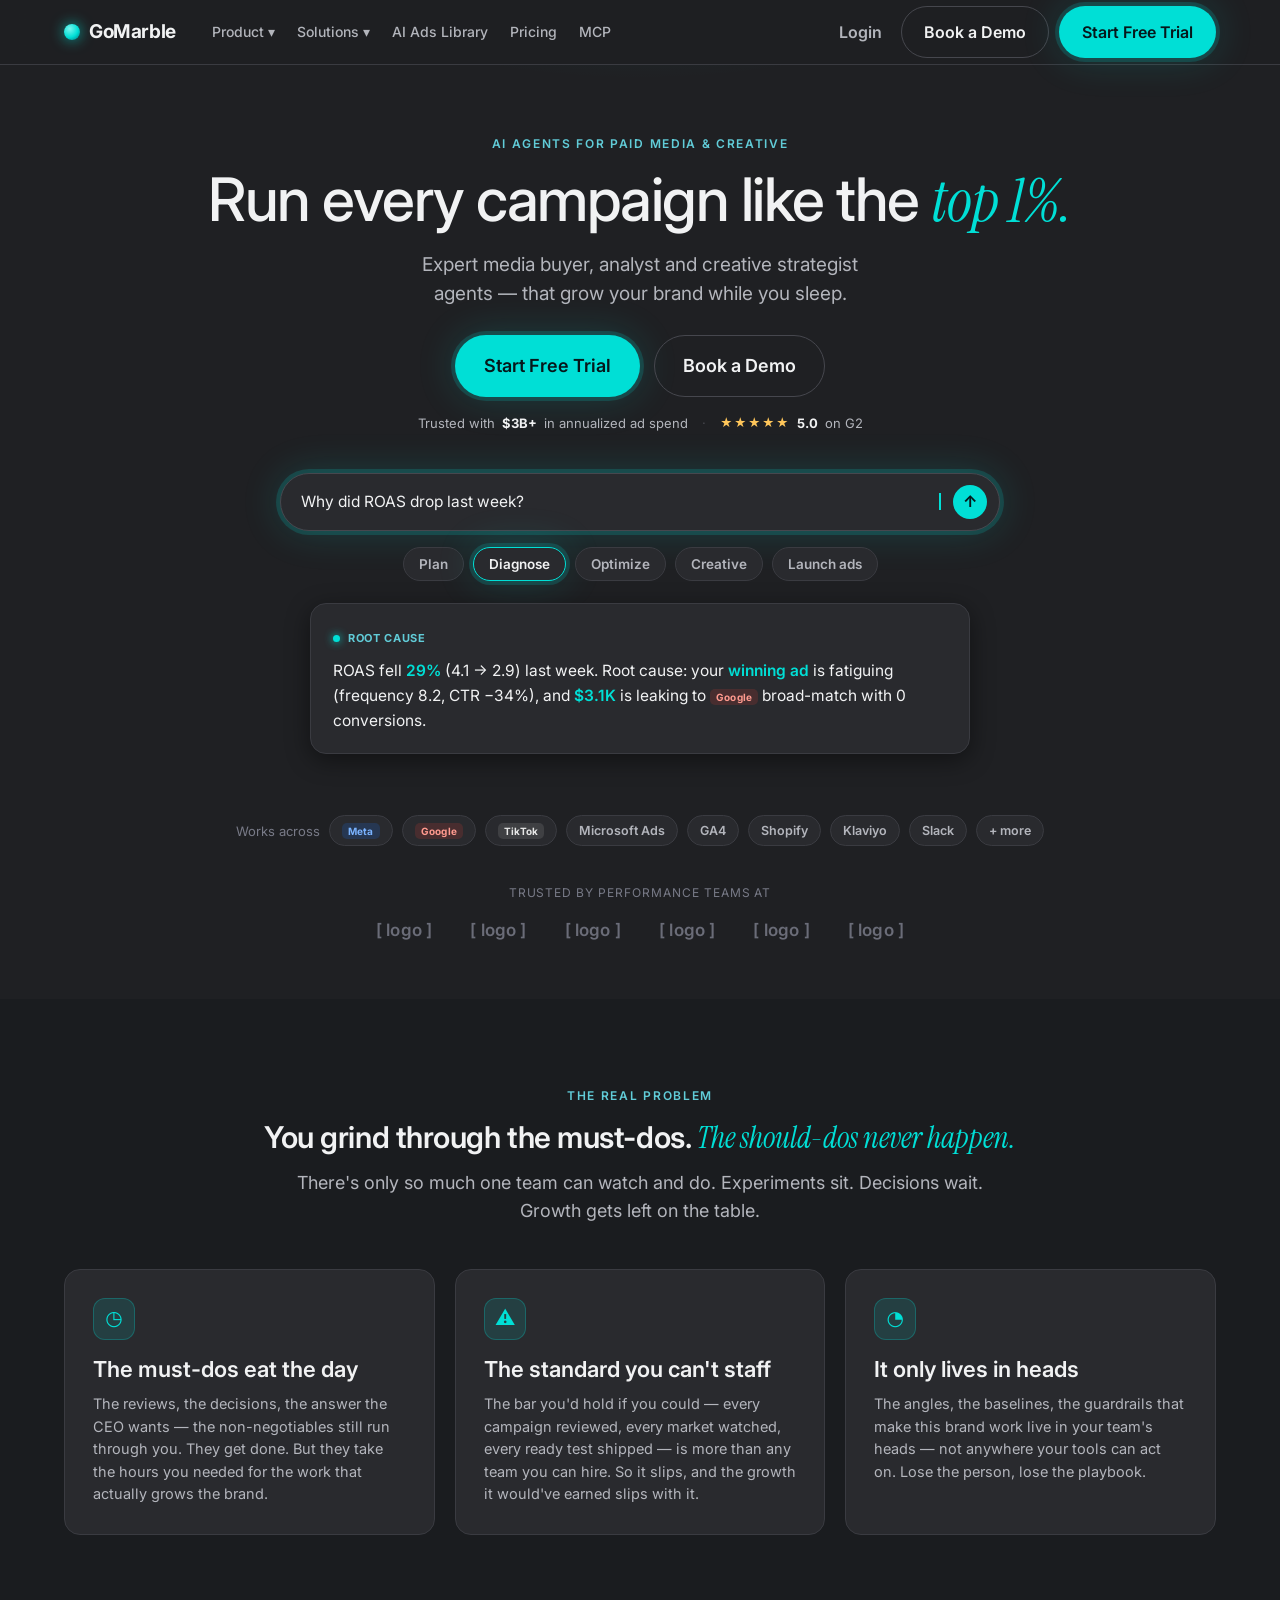
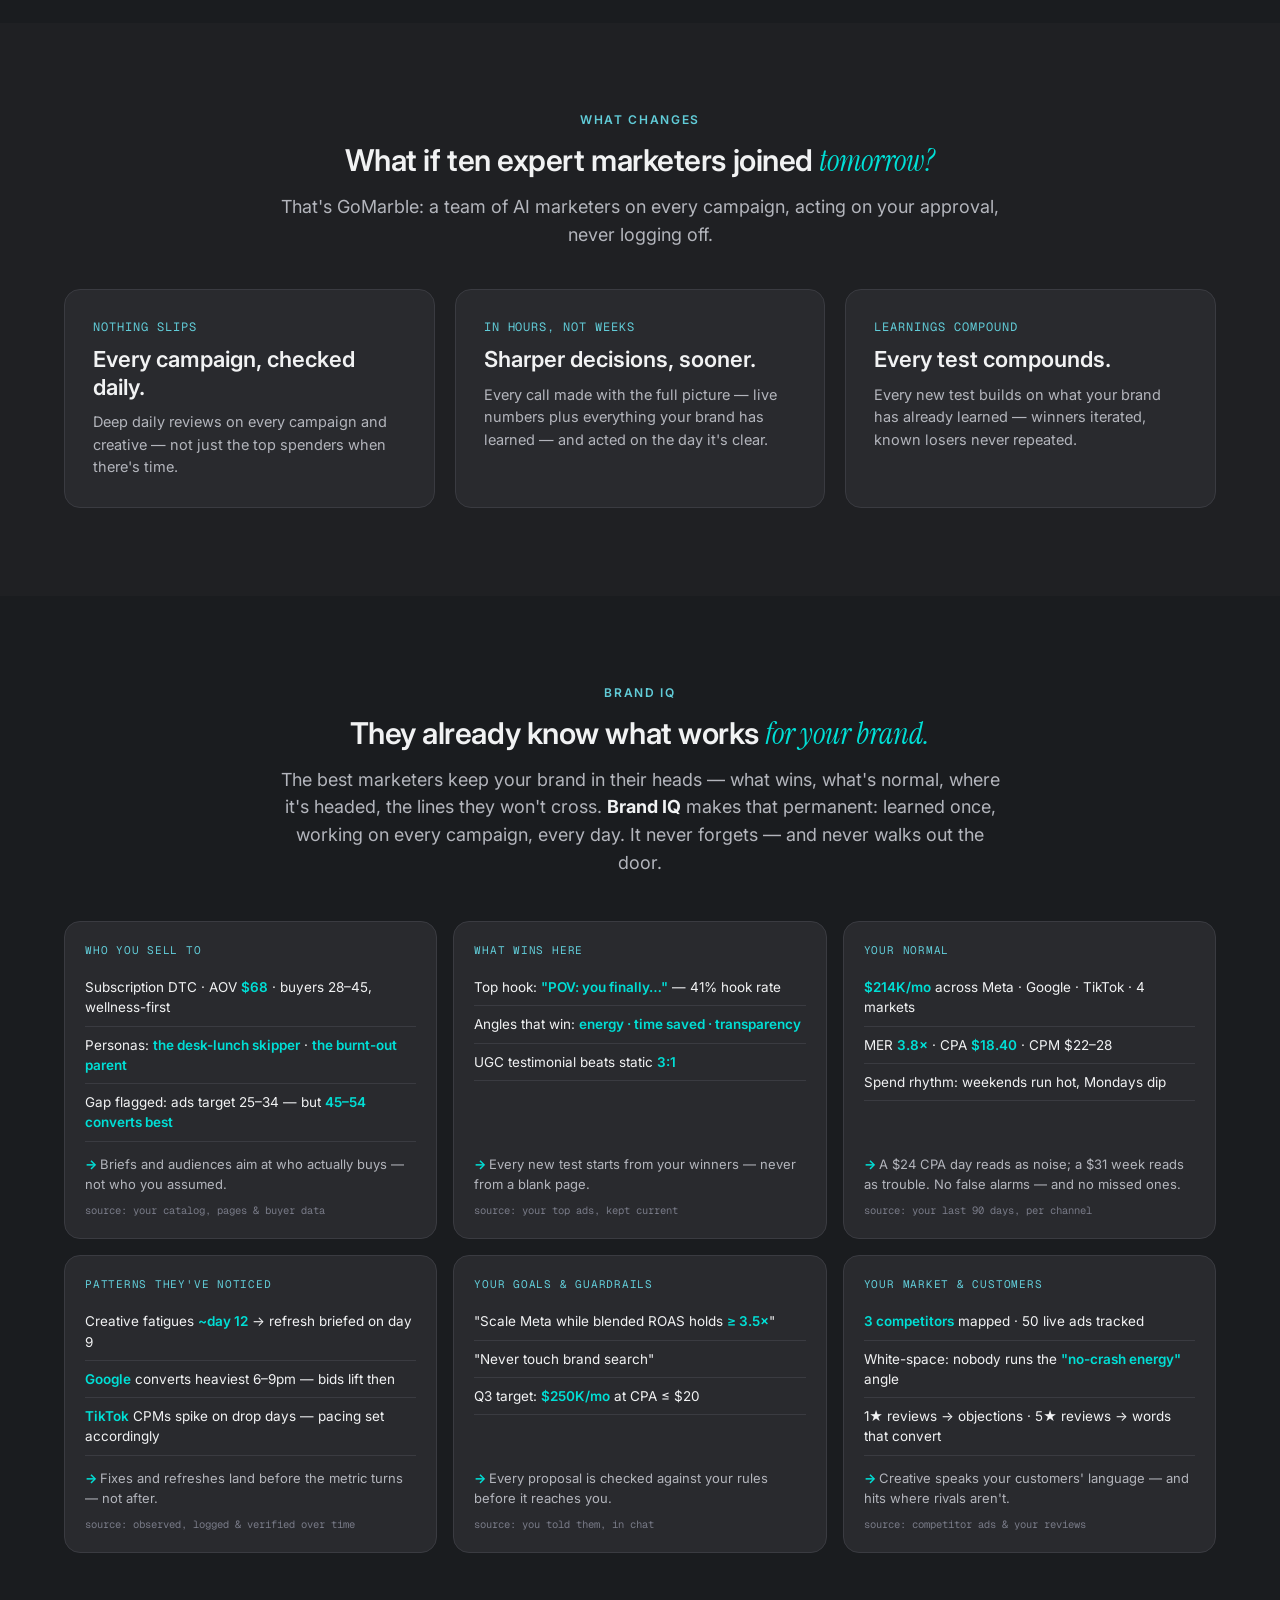
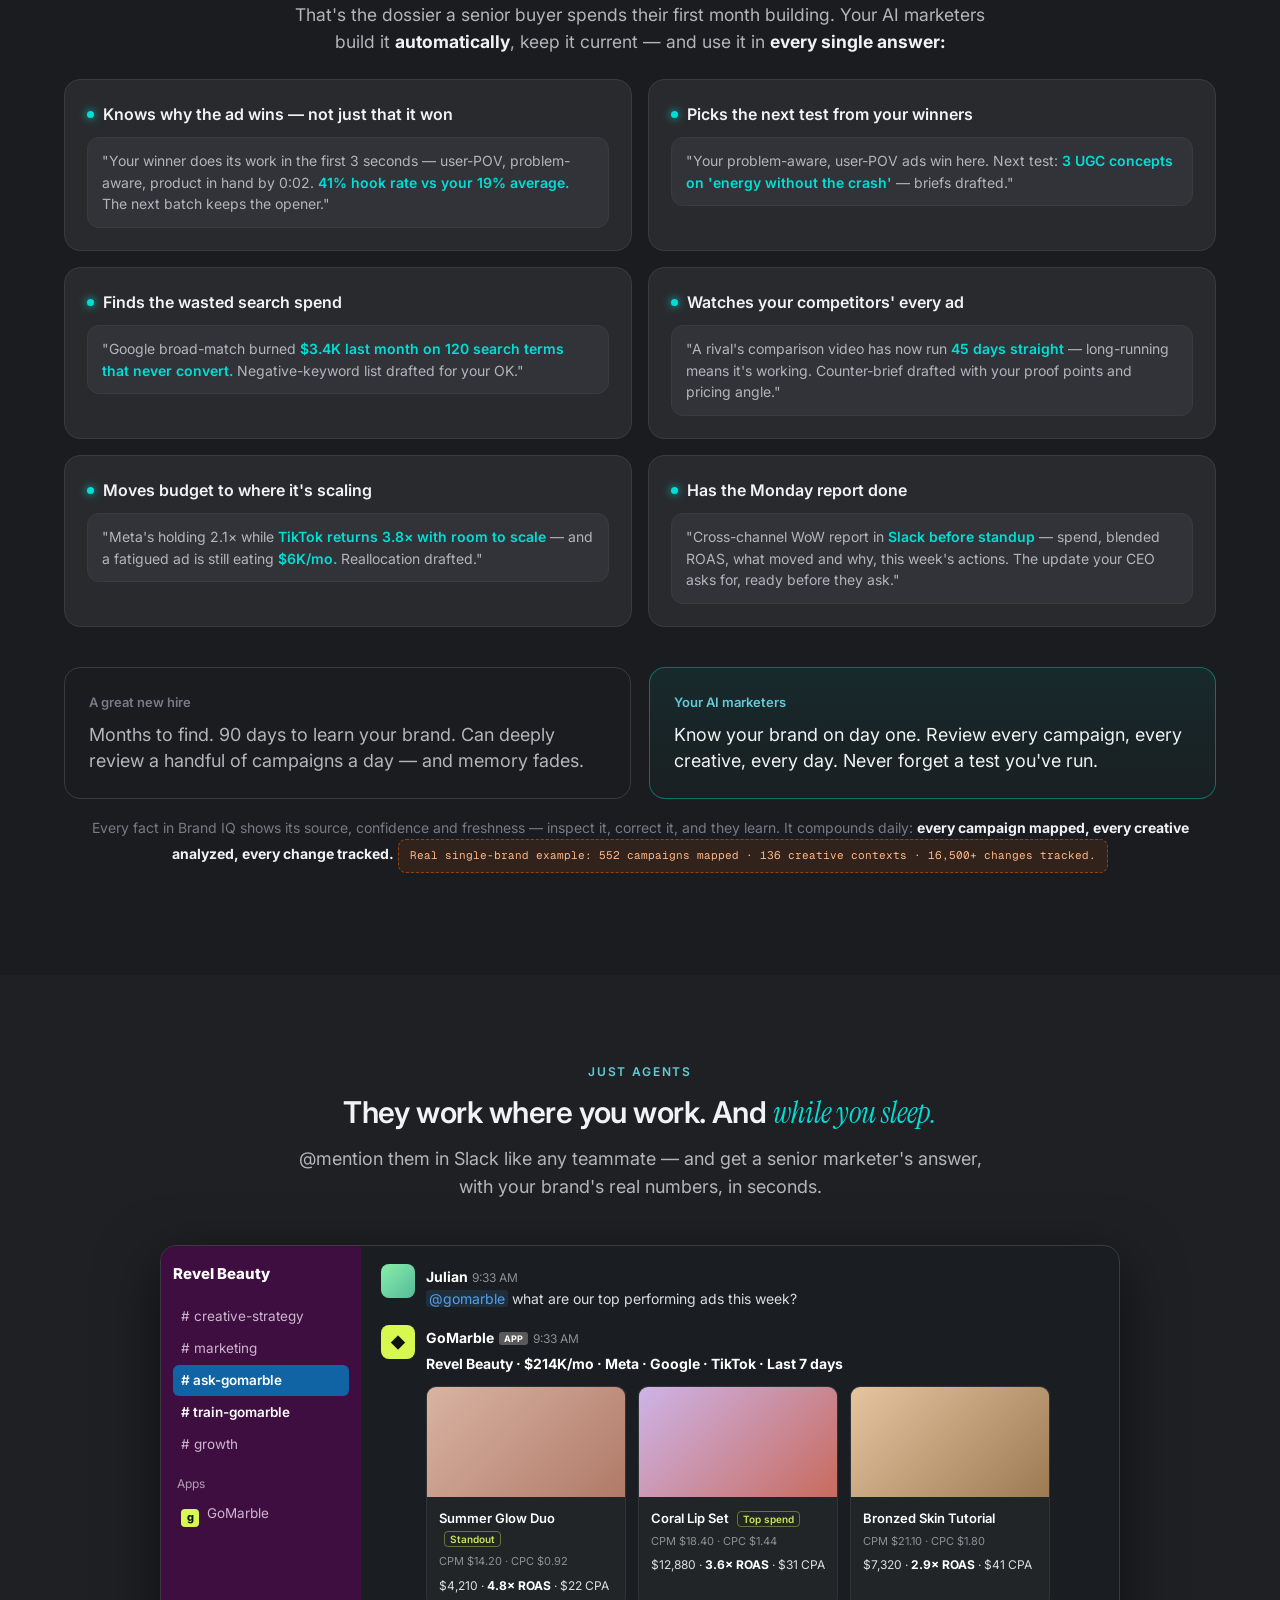
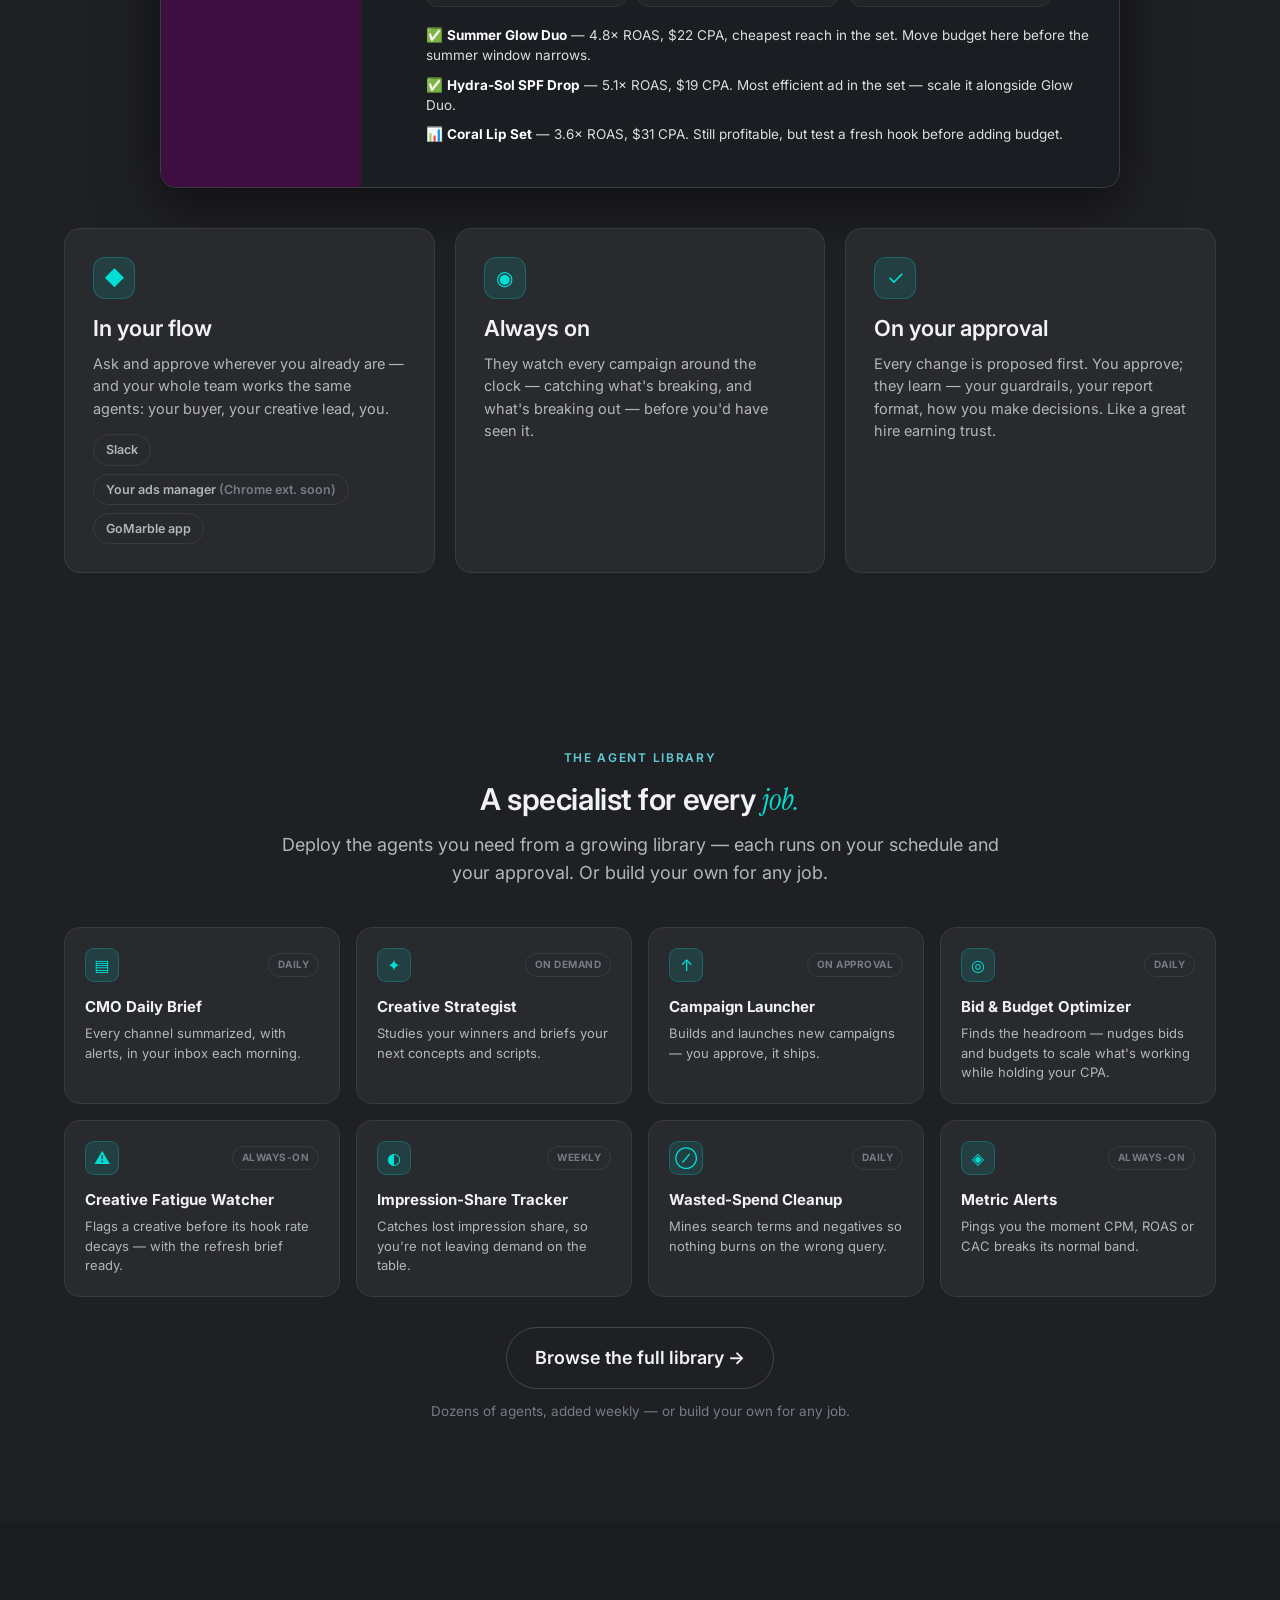
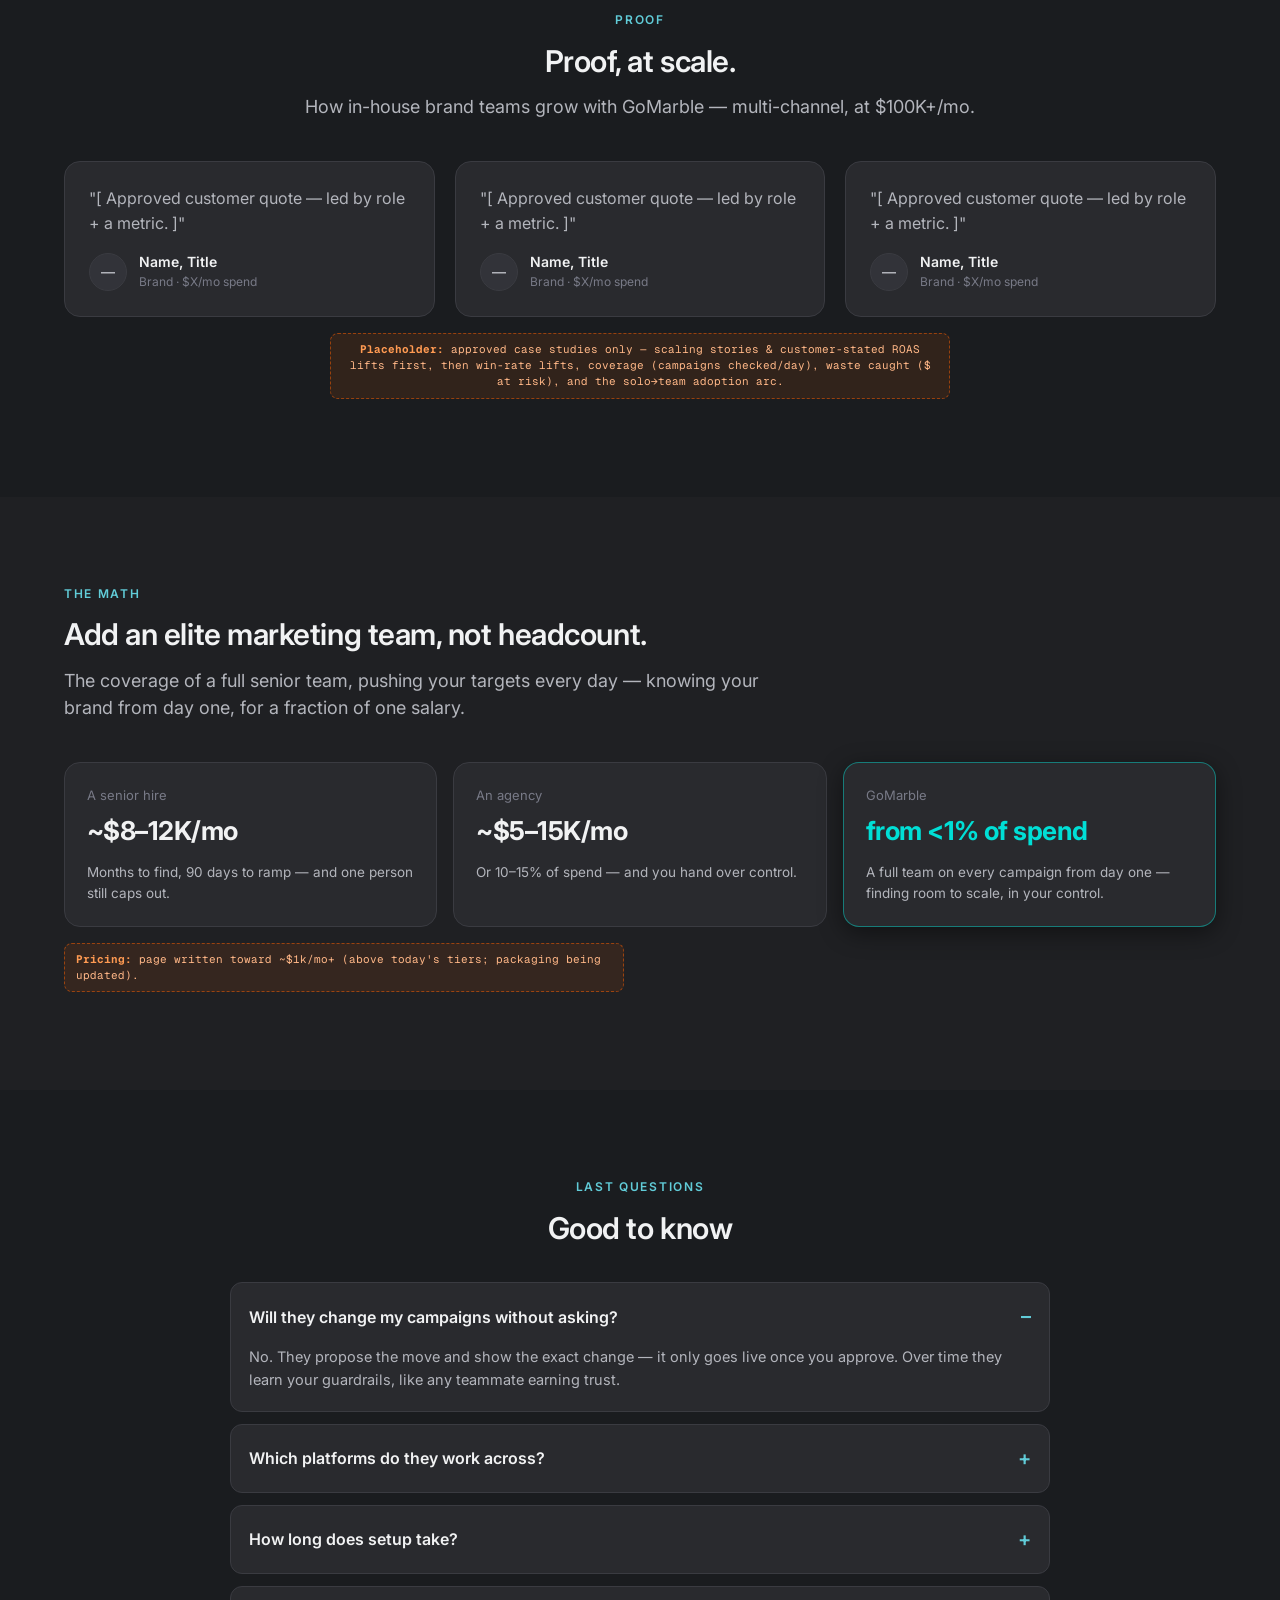
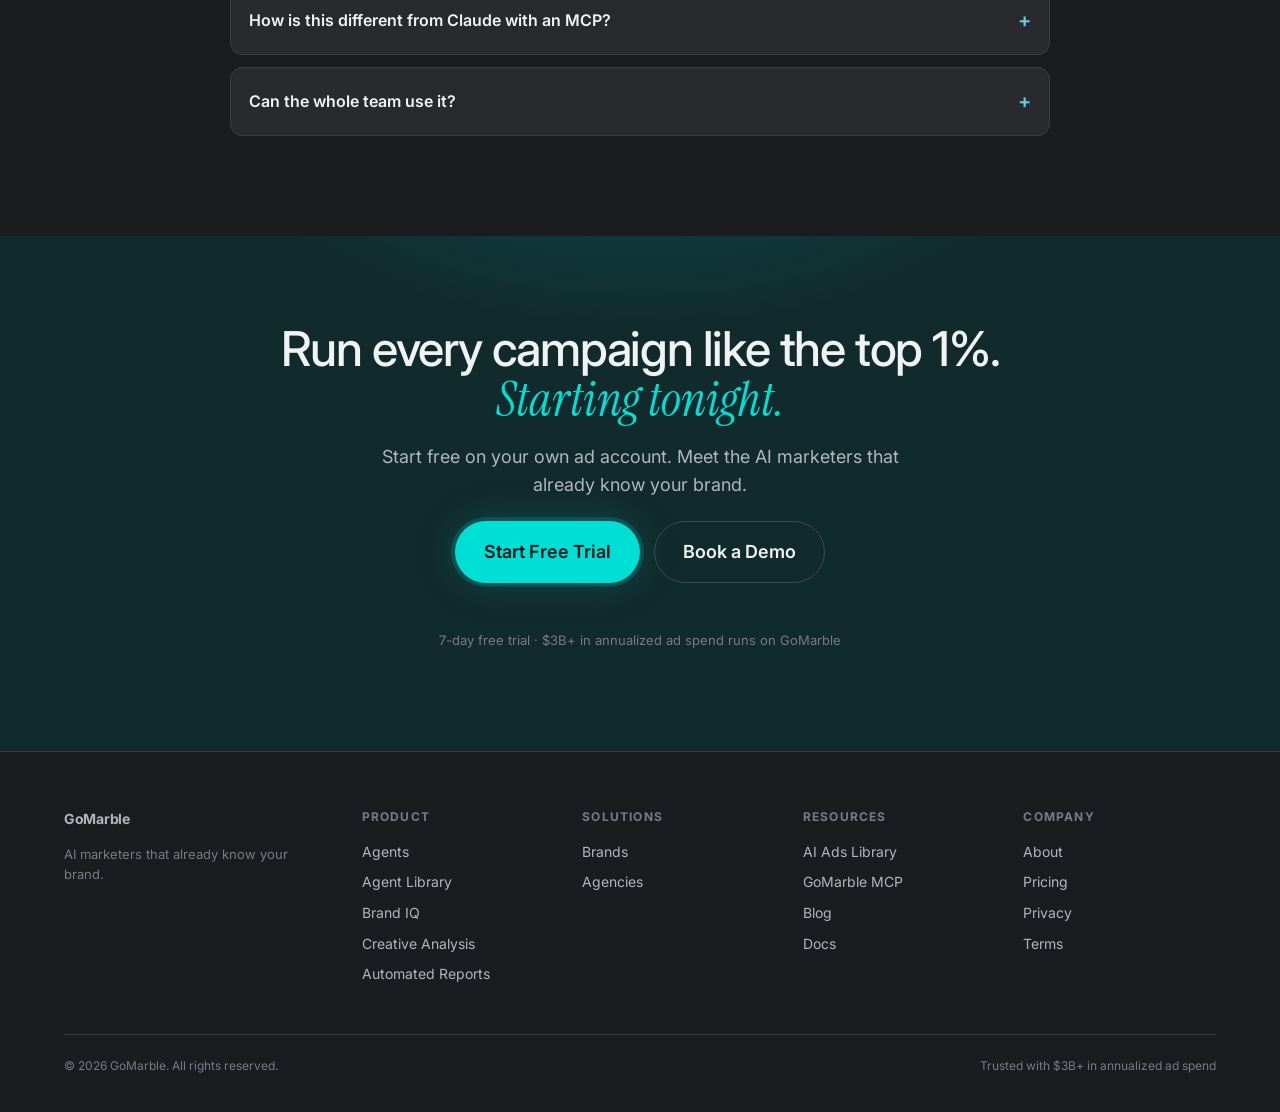
<file: homepage/index.html>
<!DOCTYPE html>
<html lang="en">
<head>
<meta charset="utf-8">
<meta name="viewport" content="width=device-width, initial-scale=1">
<title>GoMarble — Homepage v3 (Run every campaign like the top 1%)</title>
<style>
/* shared theme inlined for self-contained hosting */
/* ============================================================================
   GoMarble Marketing Mockups — Shared Dark Theme
   Reference styling for Framer changes. Dark canvas built from the CANONICAL
   design-system dark ramp (design/design-system/project/colors_and_type.css,
   :root.dark overrides). Teal is the secondary brand accent; marble cyan is the
   bright accent / glow. Inter everywhere + Instrument Serif italic accent word.
   These are MOCKUPS — the goal is to communicate copy, structure, hierarchy,
   proof and CTA logic, on-brand. Not production code.
   ============================================================================ */

@import url('https://fonts.googleapis.com/css2?family=Inter:ital,opsz,wght@0,14..32,300..800;1,14..32,400..600&family=Geist+Mono:wght@400;500&family=Instrument+Serif:ital@0;1&display=swap');

:root {
  /* ---- Brand ---- */
  --gm-marble-cyan:     #00DFD6;
  --gm-marble-cyan-200: #B9F9FF;
  --gm-teal:            #006E78;
  --gm-teal-deep:       #005F69;
  --gm-teal-800:        #57B6C2;

  /* ---- Canonical dark ramp (from colors_and_type.css :root.dark) ---- */
  --gm-dark-bg:    #1F2023;   /* page background           */
  --gm-dark-300:   #292A2E;   /* cards / surfaces          */
  --gm-dark-400:   #323339;   /* quiet fills / raised      */
  --gm-dark-500:   #3A3B41;   /* borders                   */
  --gm-dark-600:   #46474E;   /* strong borders            */

  /* A slightly deeper, teal-tinted canvas for marketing hero bands.
     Stays in-system (cyan/teal) but reads richer than flat charcoal. */
  --gm-band:       #1A1C1F;
  --gm-band-teal:  #112A2C;   /* teal-washed band for accent sections */

  /* ---- Themed roles (dark) ---- */
  --gm-bg:            var(--gm-dark-bg);
  --gm-surface:       var(--gm-dark-300);
  --gm-surface-quiet: var(--gm-dark-400);
  --gm-border:        var(--gm-dark-500);
  --gm-border-strong: var(--gm-dark-600);
  --gm-text:          #F1F2F3;
  --gm-text-muted:    #B3B5BC;
  --gm-text-faint:    #787A87;
  --gm-accent:        var(--gm-marble-cyan);
  --gm-accent-text:   #61CCD8;
  --gm-on-accent:     #06181B;   /* dark text on cyan button */

  /* ---- Type ---- */
  --gm-font-sans:  'Inter', system-ui, -apple-system, 'Segoe UI', sans-serif;
  --gm-font-serif: 'Instrument Serif', Georgia, 'Times New Roman', serif;
  --gm-font-mono:  'Geist Mono', ui-monospace, 'SF Mono', Menlo, monospace;

  --gm-text-display: 56px;
  --gm-text-h1: 40px;
  --gm-text-h2: 30px;
  --gm-text-h3: 22px;
  --gm-text-lg: 18px;
  --gm-text-base: 16px;
  --gm-text-sm: 14px;
  --gm-text-xs: 12px;

  /* ---- Shape & depth ---- */
  --gm-radius-sm: 8px;
  --gm-radius-md: 12px;
  --gm-radius-lg: 16px;
  --gm-radius-xl: 24px;
  --gm-radius-pill: 999px;

  --gm-shadow-md: 0 6px 24px rgba(0,0,0,0.45);
  --gm-shadow-lg: 0 18px 60px rgba(0,0,0,0.55);
  --gm-glow-cyan: 0 0 0 4px rgba(0,223,214,0.16), 0 0 40px rgba(0,223,214,0.18);

  --gm-maxw: 1200px;
}

* { box-sizing: border-box; }
html { scroll-behavior: smooth; }
body {
  margin: 0;
  background: var(--gm-bg);
  color: var(--gm-text);
  font-family: var(--gm-font-sans);
  font-size: var(--gm-text-base);
  line-height: 1.55;
  -webkit-font-smoothing: antialiased;
}

/* subtle teal radial glow used behind hero / accent bands */
.gm-glow-bg { position: relative; overflow: hidden; }
.gm-glow-bg::before {
  content: "";
  position: absolute; inset: -20% 10% auto 10%;
  height: 480px;
  background: radial-gradient(60% 60% at 50% 0%, rgba(0,223,214,0.16), transparent 70%);
  pointer-events: none;
}

/* ---- Layout ---- */
.gm-wrap { max-width: var(--gm-maxw); margin: 0 auto; padding: 0 24px; }
.gm-section { padding: 88px 0; }
.gm-section--tight { padding: 56px 0; }
.gm-band { background: var(--gm-band); }
.gm-band-teal { background: var(--gm-band-teal); }
.gm-center { text-align: center; }
.gm-eyebrow {
  font-size: var(--gm-text-xs); font-weight: 600; letter-spacing: 0.14em;
  text-transform: uppercase; color: var(--gm-accent-text);
  margin: 0 0 14px;
}

/* ---- Type helpers ---- */
.gm-display {
  font-family: var(--gm-font-sans); font-weight: 500;
  font-size: var(--gm-text-display); line-height: 1.04; letter-spacing: -0.025em;
  margin: 0;
}
.gm-display em, .gm-serif {
  font-family: var(--gm-font-serif); font-style: italic; font-weight: 400;
  letter-spacing: 0; color: var(--gm-marble-cyan);
}
.gm-h1 { font-size: var(--gm-text-h1); font-weight: 600; line-height: 1.12; letter-spacing: -0.02em; margin: 0; }
.gm-h2 { font-size: var(--gm-text-h2); font-weight: 600; line-height: 1.18; letter-spacing: -0.015em; margin: 0; }
.gm-h3 { font-size: var(--gm-text-h3); font-weight: 600; line-height: 1.25; margin: 0; }
.gm-lead { font-size: var(--gm-text-lg); color: var(--gm-text-muted); line-height: 1.55; margin: 0; }
.gm-muted { color: var(--gm-text-muted); }
.gm-faint { color: var(--gm-text-faint); }

/* ---- Buttons (canonical CTA ladder) ---- */
.gm-btn {
  display: inline-flex; align-items: center; gap: 8px;
  font-family: var(--gm-font-sans); font-size: var(--gm-text-base); font-weight: 600;
  padding: 13px 22px; border-radius: var(--gm-radius-pill);
  border: 1px solid transparent; cursor: pointer; text-decoration: none;
  transition: transform .15s ease, filter .15s ease, background .15s ease, border-color .15s ease;
  white-space: nowrap;
}
.gm-btn:hover { transform: translateY(-1px); }
.gm-btn--primary { background: var(--gm-marble-cyan); color: var(--gm-on-accent); box-shadow: var(--gm-glow-cyan); }
.gm-btn--primary:hover { filter: brightness(1.06); }
.gm-btn--secondary { background: transparent; color: var(--gm-text); border-color: var(--gm-border-strong); }
.gm-btn--secondary:hover { border-color: var(--gm-marble-cyan); color: var(--gm-marble-cyan); }
.gm-btn--ghost { background: transparent; color: var(--gm-text-muted); padding: 13px 8px; }
.gm-btn--ghost:hover { color: var(--gm-text); }
.gm-btn--lg { padding: 16px 28px; font-size: var(--gm-text-lg); }

/* ---- Pills / chips ---- */
.gm-pill {
  display: inline-flex; align-items: center; gap: 8px;
  font-size: var(--gm-text-xs); font-weight: 600;
  padding: 6px 13px; border-radius: var(--gm-radius-pill);
  background: var(--gm-surface-quiet); color: var(--gm-text-muted);
  border: 1px solid var(--gm-border);
}
.gm-pill .dot { width: 7px; height: 7px; border-radius: 50%; background: var(--gm-marble-cyan); box-shadow: 0 0 10px var(--gm-marble-cyan); }

/* ---- Cards ---- */
.gm-card {
  background: var(--gm-surface); border: 1px solid var(--gm-border);
  border-radius: var(--gm-radius-lg); padding: 28px;
  transition: border-color .18s ease, transform .18s ease, box-shadow .18s ease;
}
.gm-card:hover { border-color: rgba(0,223,214,0.5); transform: translateY(-3px); box-shadow: var(--gm-shadow-md); }
.gm-card__icon {
  width: 42px; height: 42px; border-radius: var(--gm-radius-md);
  display: grid; place-items: center; margin-bottom: 16px;
  background: rgba(0,223,214,0.12); color: var(--gm-marble-cyan);
  border: 1px solid rgba(0,223,214,0.25); font-size: 20px;
}

/* ---- Nav ---- */
.gm-nav {
  position: sticky; top: 0; z-index: 40;
  background: rgba(31,32,35,0.82); backdrop-filter: blur(12px);
  border-bottom: 1px solid var(--gm-border);
}
.gm-nav__inner { display: flex; align-items: center; gap: 28px; height: 64px; }
.gm-nav__logo { font-weight: 700; font-size: 19px; letter-spacing: -0.02em; color: var(--gm-text); text-decoration: none; display: flex; align-items: center; gap: 9px; }
.gm-nav__logo .orb { width: 16px; height: 16px; border-radius: 50%; background: radial-gradient(circle at 35% 30%, #7af6ef, var(--gm-marble-cyan) 55%, var(--gm-teal)); box-shadow: 0 0 14px rgba(0,223,214,0.7); }
.gm-nav__links { display: flex; gap: 22px; align-items: center; margin-left: 8px; }
.gm-nav__links a { color: var(--gm-text-muted); text-decoration: none; font-size: var(--gm-text-sm); font-weight: 500; }
.gm-nav__links a:hover { color: var(--gm-text); }
.gm-nav__spacer { flex: 1; }
.gm-nav__cta { display: flex; gap: 10px; align-items: center; }

/* ---- Logo strip ---- */
.gm-logos { display: flex; flex-wrap: wrap; gap: 18px 38px; align-items: center; justify-content: center; }
.gm-logos span { color: var(--gm-text-faint); font-weight: 600; font-size: 17px; letter-spacing: 0.01em; opacity: 0.85; }

/* ---- Stat ---- */
.gm-stat__num { font-size: 40px; font-weight: 700; letter-spacing: -0.02em; color: var(--gm-marble-cyan); line-height: 1; }
.gm-stat__lbl { font-size: var(--gm-text-sm); color: var(--gm-text-muted); margin-top: 8px; }

/* ---- Grid helpers ---- */
.gm-grid { display: grid; gap: 20px; }
.gm-grid--2 { grid-template-columns: repeat(2, 1fr); }
.gm-grid--3 { grid-template-columns: repeat(3, 1fr); }
.gm-grid--4 { grid-template-columns: repeat(4, 1fr); }

/* ---- Steps (Diagnose → Decide → Execute → Launch) ---- */
.gm-steps { display: grid; grid-template-columns: repeat(4, 1fr); gap: 16px; counter-reset: step; }
.gm-step { position: relative; padding: 24px; background: var(--gm-surface); border: 1px solid var(--gm-border); border-radius: var(--gm-radius-lg); }
.gm-step__n { font-family: var(--gm-font-mono); font-size: var(--gm-text-xs); color: var(--gm-accent-text); letter-spacing: 0.1em; }
.gm-step__t { font-weight: 600; margin: 8px 0 6px; }

/* ---- Testimonial ---- */
.gm-quote { background: var(--gm-surface); border: 1px solid var(--gm-border); border-radius: var(--gm-radius-lg); padding: 24px; }
.gm-quote p { margin: 0 0 16px; font-size: var(--gm-text-base); line-height: 1.55; }
.gm-quote__who { display: flex; align-items: center; gap: 12px; }
.gm-quote__av { width: 38px; height: 38px; border-radius: 50%; background: var(--gm-surface-quiet); border: 1px solid var(--gm-border); display: grid; place-items: center; color: var(--gm-text-muted); font-weight: 600; font-size: 14px; }
.gm-quote__name { font-weight: 600; font-size: var(--gm-text-sm); }
.gm-quote__role { font-size: var(--gm-text-xs); color: var(--gm-text-faint); }
.gm-quote__metric { color: var(--gm-marble-cyan); font-weight: 600; }

/* ---- Footer ---- */
.gm-footer { background: var(--gm-band); border-top: 1px solid var(--gm-border); padding: 56px 0 36px; }
.gm-footer__cols { display: grid; grid-template-columns: 1.4fr repeat(4, 1fr); gap: 28px; }
.gm-footer h4 { font-size: var(--gm-text-xs); text-transform: uppercase; letter-spacing: 0.1em; color: var(--gm-text-faint); margin: 0 0 14px; }
.gm-footer a { display: block; color: var(--gm-text-muted); text-decoration: none; font-size: var(--gm-text-sm); margin-bottom: 9px; }
.gm-footer a:hover { color: var(--gm-text); }
.gm-footer__bottom { display: flex; justify-content: space-between; align-items: center; margin-top: 40px; padding-top: 22px; border-top: 1px solid var(--gm-border); color: var(--gm-text-faint); font-size: var(--gm-text-xs); }

/* ---- Annotations (mockup-only notes for the Framer team) ---- */
.gm-annot {
  font-family: var(--gm-font-mono); font-size: 11px; line-height: 1.45;
  background: rgba(255,97,0,0.10); border: 1px dashed rgba(255,97,0,0.5);
  color: #ffb787; border-radius: 8px; padding: 8px 11px; margin: 10px 0;
}
.gm-annot b { color: #ff9a52; }

/* ---- Responsive ---- */
@media (max-width: 900px) {
  :root { --gm-text-display: 38px; --gm-text-h1: 30px; --gm-text-h2: 24px; }
  .gm-grid--2, .gm-grid--3, .gm-grid--4, .gm-steps, .gm-footer__cols { grid-template-columns: 1fr; }
  .gm-nav__links { display: none; }
  .gm-section { padding: 60px 0; }
}

</style>
<style>
  /* ===== hero ===== */
  .hero { padding: 70px 0 56px; }
  .hero__inner { max-width: 980px; margin: 0 auto; text-align: center; }
  .hero .gm-display { margin: 14px 0 18px; font-size: clamp(34px, 6vw, 60px); text-wrap: balance; }
  .hero__sub { font-size: 19px; color: var(--gm-text-muted); max-width: 660px; margin: 0 auto 26px; text-wrap: balance; }
  .hero__cta { display: flex; gap: 14px; justify-content: center; flex-wrap: wrap; margin-bottom: 16px; }
  .hero__proof { display:flex; gap:14px; justify-content:center; align-items:center; flex-wrap:wrap; font-size:13px; color:var(--gm-text-muted); }
  .hero__proof .pm { display:inline-flex; align-items:center; gap:7px; }
  .hero__proof b { color:var(--gm-text); }
  .hero__proof .sep { color:var(--gm-border-strong); }
  .hero__proof .stars { color:#FFC65A; letter-spacing:1px; font-size:12px; }
  .hero__proof .ph { background:#DA552F; color:#fff; font-weight:700; font-size:11px; padding:3px 8px; border-radius:6px; }

  /* ===== source mini-labels ===== */
  .src { font-weight:700; font-size:10px; padding:2px 6px; border-radius:5px; letter-spacing:.02em; }
  .src.meta   { background:rgba(24,119,242,.18);  color:#7ab3ff; }
  .src.google { background:rgba(234,67,53,.16);   color:#ff9a8f; }
  .src.tiktok { background:rgba(255,255,255,.10); color:#e6e6e6; }

  /* ===== connector chips ===== */
  .hero__conn { margin-top:24px; display:flex; gap:9px; justify-content:center; align-items:center; flex-wrap:wrap; }
  .hero__conn .lbl { font-size:13px; color:var(--gm-text-faint); }
  .conn { font-size:12.5px; font-weight:600; color:var(--gm-text-muted); background:var(--gm-surface); border:1px solid var(--gm-border); border-radius:999px; padding:5px 12px; }

  /* ===== interactive agent hero (prompt box + capability scenes) ===== */
  .ah { margin: 40px auto 0; max-width: 720px; }
  .ah__composer { background:var(--gm-surface); border:1px solid var(--gm-border-strong); border-radius:var(--gm-radius-pill); padding:11px 12px 11px 20px; display:flex; align-items:center; gap:12px; box-shadow:var(--gm-glow-cyan); }
  .ah__composer .q { flex:1; color:var(--gm-text); font-size:15.5px; text-align:left; }
  .ah__composer .caret { display:inline-block; width:2px; height:17px; background:var(--gm-marble-cyan); margin-left:2px; vertical-align:-3px; animation:blink 1.1s steps(1) infinite; }
  @keyframes blink { 50% { opacity:0; } }
  .ah__composer .send { width:34px; height:34px; flex:0 0 auto; border-radius:50%; background:var(--gm-marble-cyan); color:var(--gm-on-accent); display:grid; place-items:center; font-weight:700; }
  .ah__pills { display:flex; gap:9px; justify-content:center; flex-wrap:wrap; margin:16px 0 22px; }
  .ah__pill { display:inline-flex; align-items:center; gap:7px; font-size:13.5px; font-weight:600; padding:8px 15px; border-radius:var(--gm-radius-pill); border:1px solid var(--gm-border); background:var(--gm-surface); color:var(--gm-text-muted); cursor:pointer; font-family:inherit; transition:border-color .15s, color .15s, box-shadow .15s; }
  .ah__pill:hover { color:var(--gm-text); border-color:var(--gm-border-strong); }
  .ah__pill.on { border-color:var(--gm-marble-cyan); color:var(--gm-text); box-shadow:var(--gm-glow-cyan); }
  .ah__stage { position:relative; min-height:188px; }
  .ah__scene { animation: ahfade .28s ease; }
  .ah__scene[hidden] { display:none; }
  @keyframes ahfade { from { opacity:0; transform:translateY(8px); } to { opacity:1; transform:none; } }
  .ah__answer { text-align:left; background:var(--gm-surface); border:1px solid var(--gm-border); border-radius:var(--gm-radius-lg); padding:20px 22px; box-shadow:var(--gm-shadow-md); max-width:660px; margin:0 auto; }
  .ah__tag { display:inline-flex; align-items:center; gap:8px; font-size:11px; font-weight:700; letter-spacing:.06em; text-transform:uppercase; color:var(--gm-accent-text); margin-bottom:12px; }
  .ah__tag .dot { width:7px; height:7px; border-radius:50%; background:var(--gm-marble-cyan); box-shadow:0 0 9px var(--gm-marble-cyan); }
  .ah__a { font-size:15.5px; line-height:1.6; color:var(--gm-text); }
  .ah__a b { color:var(--gm-marble-cyan); font-weight:600; }
  .ah__steps { list-style:none; margin:6px 0 0; padding:0; display:grid; gap:8px; }
  .ah__steps li { display:flex; align-items:center; gap:10px; font-size:14.5px; color:var(--gm-text-muted); }
  .ah__steps .num { font-family:var(--gm-font-mono); font-size:11px; color:var(--gm-accent-text); border:1px solid var(--gm-border); border-radius:6px; padding:2px 7px; }
  .ah__act { display:flex; gap:9px; margin-top:14px; }
  .ah__btn { font-family:inherit; background:transparent; font-size:12.5px; font-weight:600; padding:7px 14px; border-radius:999px; border:1px solid var(--gm-border-strong); color:var(--gm-text); cursor:pointer; }
  .ah__btn.go { background:var(--gm-marble-cyan); color:var(--gm-on-accent); border-color:transparent; }

  /* ===== generic section helpers ===== */
  .lead-wrap { max-width: 720px; }
  .center { text-align: center; }
  .center .lead-wrap { margin: 0 auto; }
  .sec-head { max-width: 760px; }
  .center .sec-head, .sec-head.center { margin: 0 auto; }
  .sec-head .gm-h2 { margin-bottom: 14px; }

  /* ===== concrete strip (the shift) ===== */
  .pill-card .k { font-family:var(--gm-font-mono); font-size:12px; color:var(--gm-accent-text); letter-spacing:.08em; text-transform:uppercase; }
  .pill-card h3 { margin:10px 0 8px; }

  /* ===== Brand IQ centerpiece ===== */
  .dossier { display:grid; grid-template-columns:repeat(3,1fr); gap:16px; margin-top:44px; }
  .dcard { background:var(--gm-surface); border:1px solid var(--gm-border); border-radius:var(--gm-radius-lg); padding:20px; display:flex; flex-direction:column; }
  .dcard .cap { font-family:var(--gm-font-mono); font-size:11px; color:var(--gm-accent-text); letter-spacing:.07em; text-transform:uppercase; margin-bottom:10px; }
  .dcard .row { font-size:13.5px; color:var(--gm-text); padding:8px 0; border-bottom:1px solid var(--gm-border); line-height:1.5; }
  .dcard .row:last-of-type { border-bottom:0; }
  .dcard .row b { color:var(--gm-marble-cyan); font-weight:600; }
  .dcard .so { font-size:13px; color:var(--gm-text-muted); margin-top:auto; padding-top:12px; }
  .dcard .so::before { content:"→ "; color:var(--gm-marble-cyan); font-weight:700; }
  .dcard .stamp { font-family:var(--gm-font-mono); font-size:10.5px; color:var(--gm-text-faint); margin-top:8px; }
  .biq-bridge { text-align:center; max-width:700px; margin:48px auto 0; font-size:17.5px; line-height:1.55; color:var(--gm-text-muted); }
  .biq-bridge b { color:var(--gm-text); }
  .biq-work { display:grid; grid-template-columns:repeat(2,1fr); gap:16px; margin-top:24px; }
  .wp { background:var(--gm-surface); border:1px solid var(--gm-border); border-radius:var(--gm-radius-lg); padding:22px; }
  .wp .t { display:flex; align-items:center; gap:9px; font-weight:600; margin-bottom:10px; }
  .wp .t .dot { width:7px; height:7px; border-radius:50%; background:var(--gm-marble-cyan); box-shadow:0 0 9px var(--gm-marble-cyan); }
  .wp .q { font-size:14px; color:var(--gm-text-muted); line-height:1.55; background:var(--gm-surface-quiet); border:1px solid var(--gm-border); border-radius:var(--gm-radius-md); padding:12px 14px; }
  .wp .q b { color:var(--gm-marble-cyan); font-weight:600; }

  /* ===== human contrast ===== */
  .vs2 { display:grid; grid-template-columns:1fr 1fr; gap:18px; margin-top:40px; }
  .vs2 .col { border-radius:var(--gm-radius-lg); padding:24px; border:1px solid var(--gm-border); }
  .vs2 .col.bad { background:var(--gm-band); }
  .vs2 .col.good { background:linear-gradient(180deg, rgba(0,223,214,.07), rgba(0,223,214,.02)); border-color:rgba(0,223,214,.4); }
  .vs2 .who { font-size:13px; font-weight:600; color:var(--gm-text-faint); margin-bottom:10px; }
  .vs2 .col.good .who { color:var(--gm-accent-text); }
  .vs2 .line { font-size:18px; line-height:1.45; }

  /* ===== where they work ===== */
  .work-chips { display:flex; flex-wrap:wrap; gap:8px; margin-top:14px; }

  /* ===== slack teammate demo ===== */
  .slk { max-width:960px; margin:44px auto 0; display:grid; grid-template-columns:200px 1fr; background:#1A1D21; border:1px solid var(--gm-border); border-radius:16px; overflow:hidden; box-shadow:var(--gm-shadow-lg); text-align:left; }
  .slk__side { background:#3F0E40; padding:16px 12px; }
  .slk__ws { color:#fff; font-weight:800; font-size:15px; margin-bottom:16px; }
  .slk__ch { color:#cbb6cd; font-size:13.5px; padding:5px 8px; border-radius:6px; margin:1px 0; white-space:nowrap; overflow:hidden; text-overflow:ellipsis; }
  .slk__ch.on { background:#1164A3; color:#fff; font-weight:600; }
  .slk__ch.hi { color:#fff; font-weight:600; }
  .slk__sec { color:#b19cb3; font-size:12px; margin:16px 0 4px 4px; }
  .slk__appic { display:inline-grid; place-items:center; width:18px; height:18px; border-radius:4px; background:#D6F84F; color:#111; font-weight:800; font-size:11px; margin-right:8px; vertical-align:-3px; }
  .slk__main { padding:18px 20px; min-width:0; }
  .slk__msg { display:flex; gap:11px; margin-bottom:16px; }
  .slk__av { width:34px; height:34px; border-radius:8px; flex:0 0 auto; }
  .slk__av--bot { background:#D6F84F; color:#111; display:grid; place-items:center; font-size:15px; font-weight:800; }
  .slk__u { color:#fff; font-weight:700; font-size:14px; }
  .slk__app { background:#5a5a5a; color:#fff; font-size:9px; font-weight:700; padding:1px 5px; border-radius:3px; margin:0 5px; vertical-align:1px; }
  .slk__t { color:#8b9096; font-size:12px; }
  .slk__body { color:#dcdee0; font-size:14px; line-height:1.5; }
  .slk__mention { color:#4ea1f0; background:rgba(78,161,240,.12); border-radius:3px; padding:0 3px; }
  .slk__cards { display:flex; gap:12px; overflow-x:auto; margin:12px 0 14px; padding-bottom:4px; }
  .slk__ad { width:200px; flex:0 0 auto; background:#222528; border:1px solid #303438; border-radius:10px; overflow:hidden; }
  .slk__ad .img { height:110px; }
  .slk__ad .cap { padding:11px 12px; }
  .slk__ad .nm { color:#fff; font-weight:600; font-size:13px; }
  .slk__ad .tag { font-size:10px; color:#c9e75a; border:1px solid rgba(201,231,90,.4); border-radius:4px; padding:1px 5px; margin-left:5px; font-weight:600; }
  .slk__ad .mt { color:#8b9096; font-size:11px; margin-top:5px; }
  .slk__ad .st { color:#dcdee0; font-size:12px; margin-top:6px; }
  .slk__ad .st b { color:#fff; }
  .slk__list { font-size:13.5px; line-height:1.5; color:#dcdee0; }
  .slk__li { margin:9px 0; }
  .slk__list b { color:#fff; }

  /* ===== economics cards ===== */
  .econ { display:grid; grid-template-columns:repeat(3,1fr); gap:16px; }
  .econ .e { border:1px solid var(--gm-border); border-radius:var(--gm-radius-lg); padding:22px; background:var(--gm-surface); }
  .econ .e.win { border-color:rgba(0,223,214,.45); box-shadow:var(--gm-shadow-md); }
  .econ .e .lbl { font-size:13px; color:var(--gm-text-faint); }
  .econ .e .amt { font-size:26px; font-weight:700; letter-spacing:-0.02em; margin:6px 0 10px; }
  .econ .e.win .amt { color:var(--gm-marble-cyan); }
  .econ .e p { font-size:13.5px; color:var(--gm-text-muted); margin:0; }

  /* ===== agent library ===== */
  .agents { display:grid; grid-template-columns:repeat(4,1fr); gap:16px; margin-top:40px; text-align:left; }
  .agent { display:block; background:var(--gm-surface); border:1px solid var(--gm-border); border-radius:var(--gm-radius-lg); padding:20px; text-decoration:none; color:inherit; transition:border-color .18s ease, transform .18s ease, box-shadow .18s ease; }
  .agent:hover { border-color:rgba(0,223,214,.5); transform:translateY(-3px); box-shadow:var(--gm-shadow-md); }
  .agent__top { display:flex; align-items:center; justify-content:space-between; margin-bottom:13px; }
  .agent__ic { width:34px; height:34px; border-radius:9px; display:grid; place-items:center; background:rgba(0,223,214,.12); color:var(--gm-marble-cyan); border:1px solid rgba(0,223,214,.25); font-size:16px; }
  .agent__cad { font-size:10px; font-weight:700; text-transform:uppercase; letter-spacing:.05em; color:var(--gm-text-faint); border:1px solid var(--gm-border); border-radius:999px; padding:3px 9px; white-space:nowrap; }
  .agent h3 { font-size:15px; margin:0 0 6px; }
  .agent p { font-size:13px; color:var(--gm-text-muted); margin:0; line-height:1.5; }
  .agents-cta { text-align:center; margin-top:30px; }

  /* ===== segments ===== */
  .seg { display:grid; grid-template-columns:1fr 1fr; gap:18px; }

  /* ===== faq ===== */
  .faq { max-width:820px; margin:0 auto; }
  .faq details { border:1px solid var(--gm-border); border-radius:var(--gm-radius-md); padding:4px 18px; margin-bottom:12px; background:var(--gm-surface); }
  .faq summary { cursor:pointer; font-weight:600; padding:14px 0; list-style:none; display:flex; justify-content:space-between; align-items:center; }
  .faq summary::-webkit-details-marker { display:none; }
  .faq summary::after { content:"+"; color:var(--gm-accent-text); font-size:20px; }
  .faq details[open] summary::after { content:"–"; }
  .faq p { margin:0 0 16px; color:var(--gm-text-muted); font-size:14.5px; }

  .endorse { display:flex; flex-direction:column; gap:18px; align-items:center; }

  @media (max-width: 900px) {
    .vs2, .econ, .seg, .biq-work, .dossier { grid-template-columns: 1fr; }
    .agents { grid-template-columns: 1fr 1fr; }
    .slk { grid-template-columns: 1fr; }
    .slk__side { display: none; }
  }
</style>
</head>
<body>

<!-- NAV -->
<nav class="gm-nav">
  <div class="gm-wrap gm-nav__inner">
    <a class="gm-nav__logo" href="#"><span class="orb"></span>GoMarble</a>
    <div class="gm-nav__links"><a href="#">Product ▾</a><a href="#">Solutions ▾</a><a href="#">AI Ads Library</a><a href="pricing.html">Pricing</a><a href="#">MCP</a></div>
    <div class="gm-nav__spacer"></div>
    <div class="gm-nav__cta"><a href="#" class="gm-btn gm-btn--ghost">Login</a><a href="#" class="gm-btn gm-btn--secondary">Book a Demo</a><a href="#" class="gm-btn gm-btn--primary">Start Free Trial</a></div>
  </div>
</nav>

<!-- HERO -->
<header class="hero gm-glow-bg">
  <div class="gm-wrap hero__inner">
    <p class="gm-eyebrow">AI agents for paid media &amp; creative</p>
    <h1 class="gm-display">Run every campaign like the <em>top 1%.</em></h1>
    <p class="hero__sub">Expert media buyer, analyst and creative strategist agents — that grow your brand while you sleep.</p>
    <div class="hero__cta">
      <a href="#" class="gm-btn gm-btn--primary gm-btn--lg">Start Free Trial</a>
      <a href="#" class="gm-btn gm-btn--secondary gm-btn--lg">Book a Demo</a>
    </div>
    <div class="hero__proof">
      <span class="pm">Trusted with <b>$3B+</b> in annualized ad spend</span>
      <span class="sep">·</span>
      <span class="pm"><span class="stars">★★★★★</span> <b>5.0</b> on G2</span>
    </div>

    <!-- interactive: ask them anything; tap a prompt to see what they do -->
    <div class="ah">
      <div class="ah__composer">
        <span class="q" id="ah-q">What's our path to $250K/mo next quarter?</span><span class="caret"></span>
        <span class="send">↑</span>
      </div>
      <div class="ah__pills">
        <button class="ah__pill on" data-scene="plan">Plan</button>
        <button class="ah__pill" data-scene="diagnose">Diagnose</button>
        <button class="ah__pill" data-scene="reallocate">Optimize</button>
        <button class="ah__pill" data-scene="creative">Creative</button>
        <button class="ah__pill" data-scene="launch">Launch ads</button>
      </div>

      <div class="ah__stage">
        <div class="ah__scene" data-scene="plan">
          <div class="ah__answer">
            <span class="ah__tag"><span class="dot"></span> Growth plan</span>
            <div class="ah__a">You're at <b>$214K/mo</b> at 3.8× MER. To reach <b>$250K</b> and hold your 3.5× floor: retargeting has <b>~$40K/mo of headroom</b> (running 4.2×), <span class="src tiktok">TikTok</span> is untapped where rivals are scaling, and the <b>"no-crash energy"</b> angle is white-space. Brief ~8 new creatives to hold frequency.</div>
            <div class="ah__act"><button class="ah__btn go">Build the plan</button><button class="ah__btn">Review</button></div>
          </div>
        </div>
        <div class="ah__scene" data-scene="diagnose" hidden>
          <div class="ah__answer">
            <span class="ah__tag"><span class="dot"></span> Root cause</span>
            <div class="ah__a">ROAS fell <b>29%</b> (4.1 → 2.9) last week. Root cause: your <b>winning ad</b> is fatiguing (frequency 8.2, CTR −34%), and <b>$3.1K</b> is leaking to <span class="src google">Google</span> broad-match with 0 conversions.</div>
          </div>
        </div>
        <div class="ah__scene" data-scene="reallocate" hidden>
          <div class="ah__answer">
            <span class="ah__tag"><span class="dot"></span> Budget &amp; pacing</span>
            <div class="ah__a"><b>You've got headroom:</b> retargeting is holding 4.2× with room to spend — move <b>$1,500/day</b> in (<b>+0.3 ROAS</b>). Pause the fatiguing lookalike, add 12 <span class="src google">Google</span> negatives (<b>−$3.1K</b> waste). Net: <b>+0.4 ROAS</b> at your 3.5× floor.</div>
            <div class="ah__act"><button class="ah__btn go">Approve all</button><button class="ah__btn">Review changes</button></div>
          </div>
        </div>
        <div class="ah__scene" data-scene="creative" hidden>
          <div class="ah__answer">
            <span class="ah__tag"><span class="dot"></span> Creative strategy</span>
            <div class="ah__a">Top hook: <b>"POV: you finally…"</b> at 41% hook-rate. Fatiguing: the <i>ingredient-transparency</i> angle, −22% over 27 days. Test next: <b>"energy without the crash"</b> — it fits your problem-aware, user-POV winners.</div>
          </div>
        </div>
        <div class="ah__scene" data-scene="launch" hidden>
          <div class="ah__answer">
            <span class="ah__tag"><span class="dot"></span> Ad launch</span>
            <ul class="ah__steps">
              <li><span class="num">1</span> Draft 3 UGC concepts on the winning angle</li>
              <li><span class="num">2</span> Write copy + headlines</li>
              <li><span class="num">3</span> Build the ad sets in <span class="src meta">Meta</span></li>
              <li><span class="num">4</span> Launch</li>
            </ul>
            <div class="ah__act"><button class="ah__btn go">Approve &amp; launch</button><button class="ah__btn">Edit</button></div>
          </div>
        </div>
      </div>
    </div>

    <div class="hero__conn">
      <span class="lbl">Works across</span>
      <span class="conn"><span class="src meta">Meta</span></span>
      <span class="conn"><span class="src google">Google</span></span>
      <span class="conn"><span class="src tiktok">TikTok</span></span>
      <span class="conn">Microsoft Ads</span>
      <span class="conn">GA4</span>
      <span class="conn">Shopify</span>
      <span class="conn">Klaviyo</span>
      <span class="conn">Slack</span>
      <span class="conn">+ more</span>
    </div>

    <div style="margin-top:38px;">
      <p class="gm-faint" style="font-size:12px;letter-spacing:0.08em;text-transform:uppercase;margin:0 0 14px;">Trusted by performance teams at</p>
      <div class="gm-logos"><span>[ logo ]</span><span>[ logo ]</span><span>[ logo ]</span><span>[ logo ]</span><span>[ logo ]</span><span>[ logo ]</span></div>
    </div>
  </div>
</header>

<!-- THE GRIND -->
<section class="gm-section gm-band center">
  <div class="gm-wrap">
    <div class="sec-head">
      <p class="gm-eyebrow">The real problem</p>
      <h2 class="gm-h2">You grind through the must-dos. <em class="gm-serif">The should-dos never happen.</em></h2>
      <p class="gm-lead lead-wrap">There's only so much one team can watch and do. Experiments sit. Decisions wait. Growth gets left on the table.</p>
    </div>
    <div class="gm-grid gm-grid--3" style="margin-top:44px; text-align:left;">
      <div class="gm-card"><div class="gm-card__icon">◷</div><h3 class="gm-h3">The must-dos eat the day</h3><p class="gm-muted" style="margin:10px 0 0;font-size:14.5px;">The reviews, the decisions, the answer the CEO wants — the non-negotiables still run through you. They get done. But they take the hours you needed for the work that actually grows the brand.</p></div>
      <div class="gm-card"><div class="gm-card__icon">⚠</div><h3 class="gm-h3">The standard you can't staff</h3><p class="gm-muted" style="margin:10px 0 0;font-size:14.5px;">The bar you'd hold if you could — every campaign reviewed, every market watched, every ready test shipped — is more than any team you can hire. So it slips, and the growth it would've earned slips with it.</p></div>
      <div class="gm-card"><div class="gm-card__icon">◔</div><h3 class="gm-h3">It only lives in heads</h3><p class="gm-muted" style="margin:10px 0 0;font-size:14.5px;">The angles, the baselines, the guardrails that make this brand work live in your team's heads — not anywhere your tools can act on. Lose the person, lose the playbook.</p></div>
    </div>
  </div>
</section>

<!-- THE SHIFT -->
<section class="gm-section center">
  <div class="gm-wrap">
    <div class="sec-head">
      <p class="gm-eyebrow">What changes</p>
      <h2 class="gm-h2">What if ten expert marketers joined <em class="gm-serif">tomorrow?</em></h2>
      <p class="gm-lead lead-wrap">That's GoMarble: a team of AI marketers on every campaign, acting on your approval, never logging off.</p>
    </div>
    <div class="gm-grid gm-grid--3" style="margin-top:40px; text-align:left;">
      <div class="gm-card pill-card"><div class="k">Nothing slips</div><h3 class="gm-h3">Every campaign, checked daily.</h3><p class="gm-muted" style="margin:10px 0 0;font-size:14.5px;">Deep daily reviews on every campaign and creative — not just the top spenders when there's time.</p></div>
      <div class="gm-card pill-card"><div class="k">In hours, not weeks</div><h3 class="gm-h3">Sharper decisions, sooner.</h3><p class="gm-muted" style="margin:10px 0 0;font-size:14.5px;">Every call made with the full picture — live numbers plus everything your brand has learned — and acted on the day it's clear.</p></div>
      <div class="gm-card pill-card"><div class="k">Learnings compound</div><h3 class="gm-h3">Every test compounds.</h3><p class="gm-muted" style="margin:10px 0 0;font-size:14.5px;">Every new test builds on what your brand has already learned — winners iterated, known losers never repeated.</p></div>
    </div>
  </div>
</section>

<!-- BRAND IQ — the centerpiece -->
<section class="gm-section gm-band" id="brand-iq">
  <div class="gm-wrap">
    <div class="sec-head center" style="text-align:center;">
      <p class="gm-eyebrow">Brand IQ</p>
      <h2 class="gm-h2">They already know what works <em class="gm-serif">for your brand.</em></h2>
      <p class="gm-lead lead-wrap">The best marketers keep your brand in their heads — what wins, what's normal, where it's headed, the lines they won't cross. <b style="color:var(--gm-text);">Brand IQ</b> makes that permanent: learned once, working on every campaign, every day. It never forgets — and never walks out the door.</p>
    </div>

    <div class="dossier">
      <div class="dcard">
        <div class="cap">Who you sell to</div>
        <div class="row">Subscription DTC · AOV <b>$68</b> · buyers 28–45, wellness-first</div>
        <div class="row">Personas: <b>the desk-lunch skipper</b> · <b>the burnt-out parent</b></div>
        <div class="row">Gap flagged: ads target 25–34 — but <b>45–54 converts best</b></div>
        <div class="so">Briefs and audiences aim at who actually buys — not who you assumed.</div>
        <div class="stamp">source: your catalog, pages &amp; buyer data</div>
      </div>
      <div class="dcard">
        <div class="cap">What wins here</div>
        <div class="row">Top hook: <b>"POV: you finally…"</b> — 41% hook rate</div>
        <div class="row">Angles that win: <b>energy · time saved · transparency</b></div>
        <div class="row">UGC testimonial beats static <b>3:1</b></div>
        <div class="so">Every new test starts from your winners — never from a blank page.</div>
        <div class="stamp">source: your top ads, kept current</div>
      </div>
      <div class="dcard">
        <div class="cap">Your normal</div>
        <div class="row"><b>$214K/mo</b> across Meta · Google · TikTok · 4 markets</div>
        <div class="row">MER <b>3.8×</b> · CPA <b>$18.40</b> · CPM $22–28</div>
        <div class="row">Spend rhythm: weekends run hot, Mondays dip</div>
        <div class="so">A $24 CPA day reads as noise; a $31 week reads as trouble. No false alarms — and no missed ones.</div>
        <div class="stamp">source: your last 90 days, per channel</div>
      </div>
      <div class="dcard">
        <div class="cap">Patterns they've noticed</div>
        <div class="row">Creative fatigues <b>~day 12</b> → refresh briefed on day 9</div>
        <div class="row"><b>Google</b> converts heaviest 6–9pm — bids lift then</div>
        <div class="row"><b>TikTok</b> CPMs spike on drop days — pacing set accordingly</div>
        <div class="so">Fixes and refreshes land before the metric turns — not after.</div>
        <div class="stamp">source: observed, logged &amp; verified over time</div>
      </div>
      <div class="dcard">
        <div class="cap">Your goals &amp; guardrails</div>
        <div class="row">"Scale Meta while blended ROAS holds <b>≥ 3.5×</b>"</div>
        <div class="row">"Never touch brand search"</div>
        <div class="row">Q3 target: <b>$250K/mo</b> at CPA ≤ $20</div>
        <div class="so">Every proposal is checked against your rules before it reaches you.</div>
        <div class="stamp">source: you told them, in chat</div>
      </div>
      <div class="dcard">
        <div class="cap">Your market &amp; customers</div>
        <div class="row"><b>3 competitors</b> mapped · 50 live ads tracked</div>
        <div class="row">White-space: nobody runs the <b>"no-crash energy"</b> angle</div>
        <div class="row">1★ reviews → objections · 5★ reviews → words that convert</div>
        <div class="so">Creative speaks your customers' language — and hits where rivals aren't.</div>
        <div class="stamp">source: competitor ads &amp; your reviews</div>
      </div>
    </div>

    <p class="biq-bridge">That's the dossier a senior buyer spends their first month building. Your AI marketers build it <b>automatically</b>, keep it current — and use it in <b>every single answer:</b></p>

    <div class="biq-work">
      <div class="wp">
        <div class="t"><span class="dot"></span> Knows why the ad wins — not just that it won</div>
        <div class="q">"Your winner does its work in the first 3 seconds — user-POV, problem-aware, product in hand by 0:02. <b>41% hook rate vs your 19% average.</b> The next batch keeps the opener."</div>
      </div>
      <div class="wp">
        <div class="t"><span class="dot"></span> Picks the next test from your winners</div>
        <div class="q">"Your problem-aware, user-POV ads win here. Next test: <b>3 UGC concepts on 'energy without the crash'</b> — briefs drafted."</div>
      </div>
      <div class="wp">
        <div class="t"><span class="dot"></span> Finds the wasted search spend</div>
        <div class="q">"Google broad-match burned <b>$3.4K last month on 120 search terms that never convert.</b> Negative-keyword list drafted for your OK."</div>
      </div>
      <div class="wp">
        <div class="t"><span class="dot"></span> Watches your competitors' every ad</div>
        <div class="q">"A rival's comparison video has now run <b>45 days straight</b> — long-running means it's working. Counter-brief drafted with your proof points and pricing angle."</div>
      </div>
      <div class="wp">
        <div class="t"><span class="dot"></span> Moves budget to where it's scaling</div>
        <div class="q">"Meta's holding 2.1× while <b>TikTok returns 3.8× with room to scale</b> — and a fatigued ad is still eating <b>$6K/mo.</b> Reallocation drafted."</div>
      </div>
      <div class="wp">
        <div class="t"><span class="dot"></span> Has the Monday report done</div>
        <div class="q">"Cross-channel WoW report in <b>Slack before standup</b> — spend, blended ROAS, what moved and why, this week's actions. The update your CEO asks for, ready before they ask."</div>
      </div>
    </div>

    <div class="vs2">
      <div class="col bad">
        <div class="who">A great new hire</div>
        <div class="line gm-muted">Months to find. 90 days to learn your brand. Can deeply review a handful of campaigns a day — and memory fades.</div>
      </div>
      <div class="col good">
        <div class="who">Your AI marketers</div>
        <div class="line">Know your brand on day one. Review every campaign, every creative, every day. Never forget a test you've run.</div>
      </div>
    </div>
    <p class="gm-faint center" style="text-align:center;margin-top:18px;font-size:14px;">Every fact in Brand IQ shows its source, confidence and freshness — inspect it, correct it, and they learn. It compounds daily: <b style="color:var(--gm-text);">every campaign mapped, every creative analyzed, every change tracked.</b> <span class="gm-annot" style="display:inline-block;margin:0;">Real single-brand example: 552 campaigns mapped · 136 creative contexts · 16,500+ changes tracked.</span></p>
  </div>
</section>

<!-- WHERE THEY WORK -->
<section class="gm-section">
  <div class="gm-wrap">
    <div class="sec-head center" style="text-align:center;">
      <p class="gm-eyebrow">Just agents</p>
      <h2 class="gm-h2">They work where you work. And <em class="gm-serif">while you sleep.</em></h2>
      <p class="gm-lead lead-wrap">@mention them in Slack like any teammate — and get a senior marketer's answer, with your brand's real numbers, in seconds.</p>
    </div>

    <!-- Slack teammate demo -->
    <div class="slk">
      <aside class="slk__side">
        <div class="slk__ws">Revel Beauty</div>
        <div class="slk__ch"># creative-strategy</div>
        <div class="slk__ch"># marketing</div>
        <div class="slk__ch on"># ask-gomarble</div>
        <div class="slk__ch hi"># train-gomarble</div>
        <div class="slk__ch"># growth</div>
        <div class="slk__sec">Apps</div>
        <div class="slk__ch"><span class="slk__appic">g</span>GoMarble</div>
      </aside>
      <div class="slk__main">
        <div class="slk__msg">
          <div class="slk__av" style="background:linear-gradient(135deg,#8ea,#5b9);"></div>
          <div>
            <div><span class="slk__u">Julian</span> <span class="slk__t">9:33 AM</span></div>
            <div class="slk__body"><span class="slk__mention">@gomarble</span> what are our top performing ads this week?</div>
          </div>
        </div>
        <div class="slk__msg">
          <div class="slk__av slk__av--bot">◆</div>
          <div style="min-width:0;">
            <div><span class="slk__u">GoMarble</span><span class="slk__app">APP</span><span class="slk__t">9:33 AM</span></div>
            <div class="slk__body" style="font-weight:700; color:#fff; margin-top:3px;">Revel Beauty · $214K/mo · Meta · Google · TikTok · Last 7 days</div>
            <div class="slk__cards">
              <div class="slk__ad"><div class="img" style="background:linear-gradient(135deg,#d9b3a3,#b07a68);"></div><div class="cap"><div class="nm">Summer Glow Duo <span class="tag">Standout</span></div><div class="mt">CPM $14.20 · CPC $0.92</div><div class="st">$4,210 · <b>4.8× ROAS</b> · $22 CPA</div></div></div>
              <div class="slk__ad"><div class="img" style="background:linear-gradient(135deg,#cdb4e8,#c86b5e);"></div><div class="cap"><div class="nm">Coral Lip Set <span class="tag">Top spend</span></div><div class="mt">CPM $18.40 · CPC $1.44</div><div class="st">$12,880 · <b>3.6× ROAS</b> · $31 CPA</div></div></div>
              <div class="slk__ad"><div class="img" style="background:linear-gradient(135deg,#e6c4a0,#9c7a52);"></div><div class="cap"><div class="nm">Bronzed Skin Tutorial</div><div class="mt">CPM $21.10 · CPC $1.80</div><div class="st">$7,320 · <b>2.9× ROAS</b> · $41 CPA</div></div></div>
            </div>
            <div class="slk__list">
              <div class="slk__li">✅ <b>Summer Glow Duo</b> — 4.8× ROAS, $22 CPA, cheapest reach in the set. Move budget here before the summer window narrows.</div>
              <div class="slk__li">✅ <b>Hydra-Sol SPF Drop</b> — 5.1× ROAS, $19 CPA. Most efficient ad in the set — scale it alongside Glow Duo.</div>
              <div class="slk__li">📊 <b>Coral Lip Set</b> — 3.6× ROAS, $31 CPA. Still profitable, but test a fresh hook before adding budget.</div>
            </div>
          </div>
        </div>
      </div>
    </div>

    <div class="gm-grid gm-grid--3" style="margin-top:40px; text-align:left;">
      <div class="gm-card">
        <div class="gm-card__icon">◆</div><h3 class="gm-h3">In your flow</h3>
        <p class="gm-muted" style="margin:10px 0 0;font-size:14.5px;">Ask and approve wherever you already are — and your whole team works the same agents: your buyer, your creative lead, you.</p>
        <div class="work-chips"><span class="conn">Slack</span><span class="conn">Your ads manager <span class="gm-faint">(Chrome ext. soon)</span></span><span class="conn">GoMarble app</span></div>
      </div>
      <div class="gm-card">
        <div class="gm-card__icon">◉</div><h3 class="gm-h3">Always on</h3>
        <p class="gm-muted" style="margin:10px 0 0;font-size:14.5px;">They watch every campaign around the clock — catching what's breaking, and what's breaking out — before you'd have seen it.</p>
      </div>
      <div class="gm-card">
        <div class="gm-card__icon">✓</div><h3 class="gm-h3">On your approval</h3>
        <p class="gm-muted" style="margin:10px 0 0;font-size:14.5px;">Every change is proposed first. You approve; they learn — your guardrails, your report format, how you make decisions. Like a great hire earning trust.</p>
      </div>
    </div>
  </div>
</section>

<!-- AGENT LIBRARY -->
<section class="gm-section" id="agents">
  <div class="gm-wrap">
    <div class="sec-head center" style="text-align:center;">
      <p class="gm-eyebrow">The agent library</p>
      <h2 class="gm-h2">A specialist for every <em class="gm-serif">job.</em></h2>
      <p class="gm-lead lead-wrap">Deploy the agents you need from a growing library — each runs on your schedule and your approval. Or build your own for any job.</p>
    </div>
    <div class="agents">
      <a class="agent" href="#agents">
        <div class="agent__top"><span class="agent__ic">▤</span><span class="agent__cad">Daily</span></div>
        <h3>CMO Daily Brief</h3>
        <p>Every channel summarized, with alerts, in your inbox each morning.</p>
      </a>
      <a class="agent" href="#agents">
        <div class="agent__top"><span class="agent__ic">✦</span><span class="agent__cad">On demand</span></div>
        <h3>Creative Strategist</h3>
        <p>Studies your winners and briefs your next concepts and scripts.</p>
      </a>
      <a class="agent" href="#agents">
        <div class="agent__top"><span class="agent__ic">↑</span><span class="agent__cad">On approval</span></div>
        <h3>Campaign Launcher</h3>
        <p>Builds and launches new campaigns — you approve, it ships.</p>
      </a>
      <a class="agent" href="#agents">
        <div class="agent__top"><span class="agent__ic">◎</span><span class="agent__cad">Daily</span></div>
        <h3>Bid &amp; Budget Optimizer</h3>
        <p>Finds the headroom — nudges bids and budgets to scale what's working while holding your CPA.</p>
      </a>
      <a class="agent" href="#agents">
        <div class="agent__top"><span class="agent__ic">⚠</span><span class="agent__cad">Always-on</span></div>
        <h3>Creative Fatigue Watcher</h3>
        <p>Flags a creative before its hook rate decays — with the refresh brief ready.</p>
      </a>
      <a class="agent" href="#agents">
        <div class="agent__top"><span class="agent__ic">◐</span><span class="agent__cad">Weekly</span></div>
        <h3>Impression-Share Tracker</h3>
        <p>Catches lost impression share, so you're not leaving demand on the table.</p>
      </a>
      <a class="agent" href="#agents">
        <div class="agent__top"><span class="agent__ic">⊘</span><span class="agent__cad">Daily</span></div>
        <h3>Wasted-Spend Cleanup</h3>
        <p>Mines search terms and negatives so nothing burns on the wrong query.</p>
      </a>
      <a class="agent" href="#agents">
        <div class="agent__top"><span class="agent__ic">◈</span><span class="agent__cad">Always-on</span></div>
        <h3>Metric Alerts</h3>
        <p>Pings you the moment CPM, ROAS or CAC breaks its normal band.</p>
      </a>
    </div>
    <div class="agents-cta">
      <a href="#" class="gm-btn gm-btn--secondary gm-btn--lg">Browse the full library →</a>
      <p class="gm-faint" style="margin-top:12px;font-size:13.5px;">Dozens of agents, added weekly — or build your own for any job.</p>
    </div>
  </div>
</section>

<!-- PROOF (placeholder) -->
<section class="gm-section gm-band center">
  <div class="gm-wrap">
    <div class="sec-head">
      <p class="gm-eyebrow">Proof</p>
      <h2 class="gm-h2">Proof, at scale.</h2>
      <p class="gm-lead lead-wrap">How in-house brand teams grow with GoMarble — multi-channel, at $100K+/mo.</p>
    </div>
    <div class="gm-grid gm-grid--3" style="margin-top:40px; text-align:left;">
      <div class="gm-quote"><p class="gm-muted">"[ Approved customer quote — led by role + a metric. ]"</p><div class="gm-quote__who"><div class="gm-quote__av">—</div><div><div class="gm-quote__name">Name, Title</div><div class="gm-quote__role">Brand · $X/mo spend</div></div></div></div>
      <div class="gm-quote"><p class="gm-muted">"[ Approved customer quote — led by role + a metric. ]"</p><div class="gm-quote__who"><div class="gm-quote__av">—</div><div><div class="gm-quote__name">Name, Title</div><div class="gm-quote__role">Brand · $X/mo spend</div></div></div></div>
      <div class="gm-quote"><p class="gm-muted">"[ Approved customer quote — led by role + a metric. ]"</p><div class="gm-quote__who"><div class="gm-quote__av">—</div><div><div class="gm-quote__name">Name, Title</div><div class="gm-quote__role">Brand · $X/mo spend</div></div></div></div>
    </div>
    <div style="max-width:620px;margin:16px auto 0;"><div class="gm-annot"><b>Placeholder:</b> approved case studies only — scaling stories &amp; customer-stated ROAS lifts first, then win-rate lifts, coverage (campaigns checked/day), waste caught ($ at risk), and the solo→team adoption arc.</div></div>
  </div>
</section>

<!-- THE ECONOMICS -->
<section class="gm-section">
  <div class="gm-wrap">
    <div class="sec-head">
      <p class="gm-eyebrow">The math</p>
      <h2 class="gm-h2">Add an elite marketing team, not headcount.</h2>
      <p class="gm-lead lead-wrap">The coverage of a full senior team, pushing your targets every day — knowing your brand from day one, for a fraction of one salary.</p>
    </div>
    <div class="econ" style="margin-top:40px;">
      <div class="e"><div class="lbl">A senior hire</div><div class="amt">~$8–12K/mo</div><p>Months to find, 90 days to ramp — and one person still caps out.</p></div>
      <div class="e"><div class="lbl">An agency</div><div class="amt">~$5–15K/mo</div><p>Or 10–15% of spend — and you hand over control.</p></div>
      <div class="e win"><div class="lbl">GoMarble</div><div class="amt">from &lt;1% of spend</div><p>A full team on every campaign from day one — finding room to scale, in your control.</p></div>
    </div>
    <div style="max-width:560px;margin:16px 0 0;"><div class="gm-annot"><b>Pricing:</b> page written toward ~$1k/mo+ (above today's tiers; packaging being updated).</div></div>
  </div>
</section>

<!-- FAQ -->
<section class="gm-section gm-band">
  <div class="gm-wrap">
    <div class="sec-head center" style="text-align:center;"><p class="gm-eyebrow">Last questions</p><h2 class="gm-h2">Good to know</h2></div>
    <div class="faq" style="margin-top:36px;">
      <details open><summary>Will they change my campaigns without asking?</summary><p>No. They propose the move and show the exact change — it only goes live once you approve. Over time they learn your guardrails, like any teammate earning trust.</p></details>
      <details><summary>Which platforms do they work across?</summary><p>Meta, Google, TikTok and Microsoft ad platforms, plus GA4, Shopify, Klaviyo and more — analyzed together, in one place.</p></details>
      <details><summary>How long does setup take?</summary><p>Connect your ad accounts and the agents start building Brand IQ immediately — you're getting brand-aware answers the same day.</p></details>
      <details><summary>How is this different from Claude with an MCP?</summary><p>Generic AI cold-starts every conversation. GoMarble's agents run on Brand IQ — they already know your brand's winners, baselines and guardrails — and they watch your campaigns around the clock, not just when you ask.</p></details>
      <details><summary>Can the whole team use it?</summary><p>Yes. Most teams start with one person, then roll out — everyone works with the same agents, on the same Brand IQ.</p></details>
    </div>
  </div>
</section>

<!-- CLOSE -->
<section class="gm-section gm-band-teal gm-glow-bg center">
  <div class="gm-wrap">
    <div class="endorse">
      <h2 class="gm-display" style="font-size:clamp(30px,5vw,48px);max-width:860px;">Run every campaign like the top 1%. <em>Starting tonight.</em></h2>
      <p class="gm-lead" style="max-width:560px;">Start free on your own ad account. Meet the AI marketers that already know your brand.</p>
      <div class="hero__cta" style="margin-top:4px;">
        <a href="#" class="gm-btn gm-btn--primary gm-btn--lg">Start Free Trial</a>
        <a href="#" class="gm-btn gm-btn--secondary gm-btn--lg">Book a Demo</a>
      </div>
      <p class="gm-faint" style="font-size:13px;">7-day free trial · $3B+ in annualized ad spend runs on GoMarble</p>
    </div>
  </div>
</section>

<!-- FOOTER -->
<footer class="gm-footer">
  <div class="gm-wrap">
    <div class="gm-footer__cols">
      <div><a class="gm-nav__logo" href="#" style="margin-bottom:14px;"><span class="orb"></span>GoMarble</a><p class="gm-faint" style="font-size:13px; max-width:240px;">AI marketers that already know your brand.</p></div>
      <div><h4>Product</h4><a href="#">Agents</a><a href="#">Agent Library</a><a href="#">Brand IQ</a><a href="#">Creative Analysis</a><a href="#">Automated Reports</a></div>
      <div><h4>Solutions</h4><a href="#">Brands</a><a href="#">Agencies</a></div>
      <div><h4>Resources</h4><a href="#">AI Ads Library</a><a href="#">GoMarble MCP</a><a href="#">Blog</a><a href="#">Docs</a></div>
      <div><h4>Company</h4><a href="#">About</a><a href="pricing.html">Pricing</a><a href="#">Privacy</a><a href="#">Terms</a></div>
    </div>
    <div class="gm-footer__bottom"><span>© 2026 GoMarble. All rights reserved.</span><span>Trusted with $3B+ in annualized ad spend</span></div>
  </div>
</footer>

<script>
  (function(){
    var prompts = {
      plan:       "What's our path to $250K/mo next quarter?",
      diagnose:   "Why did ROAS drop last week?",
      reallocate: "Where should I move budget?",
      creative:   "What's fatiguing — what should we test next?",
      launch:     "Build and launch 3 new UGC ads."
    };
    var pills  = [].slice.call(document.querySelectorAll('.ah__pill'));
    var scenes = [].slice.call(document.querySelectorAll('.ah__scene'));
    var q      = document.getElementById('ah-q');
    var order  = ['plan','diagnose','reallocate','creative','launch'];
    var idx = 0, auto = true;

    function show(scene){
      pills.forEach(function(p){ p.classList.toggle('on', p.getAttribute('data-scene') === scene); });
      scenes.forEach(function(s){ s.hidden = s.getAttribute('data-scene') !== scene; });
      if (q && prompts[scene]) q.textContent = prompts[scene];
    }
    pills.forEach(function(p){
      p.addEventListener('click', function(){ auto = false; show(p.getAttribute('data-scene')); });
    });
    (function tick(){
      if (auto){ idx = (idx + 1) % order.length; show(order[idx]); }
      setTimeout(tick, 3200);
    })();
  })();
</script>

</body>
</html>
</file>
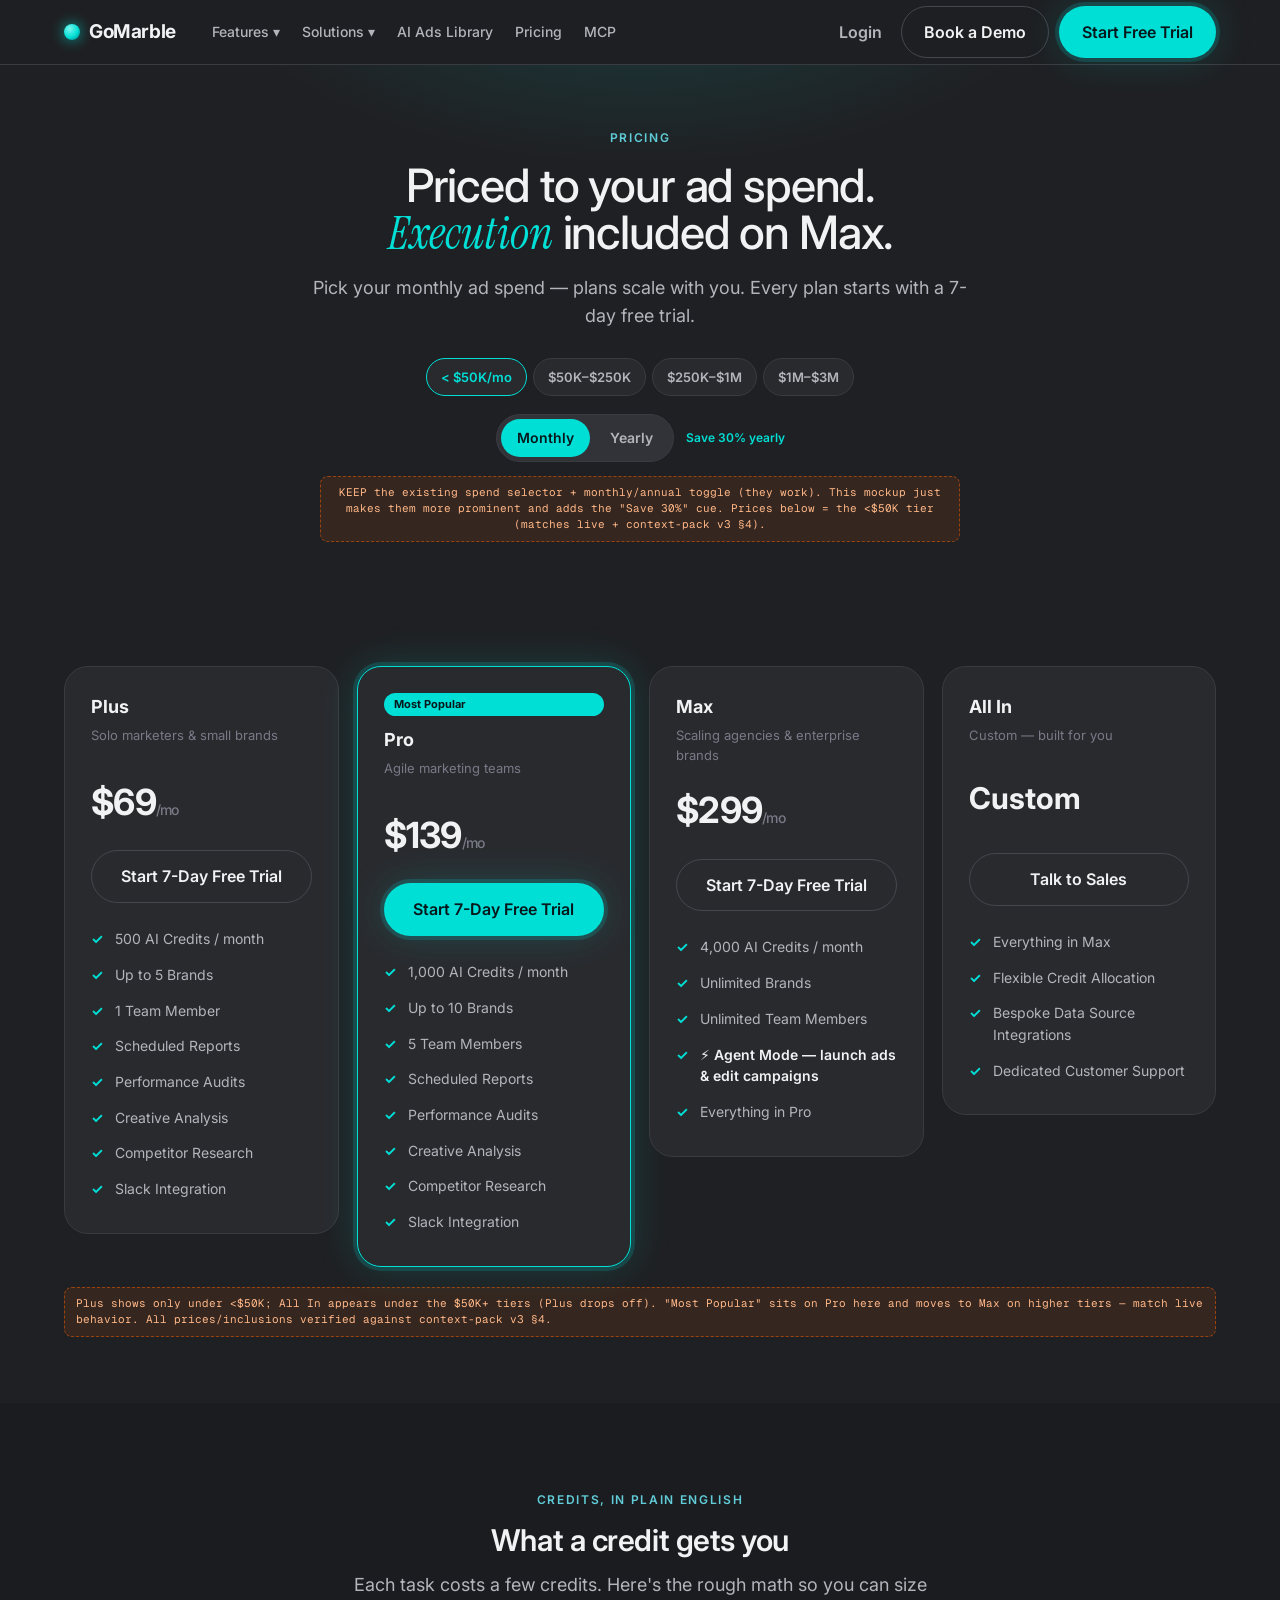
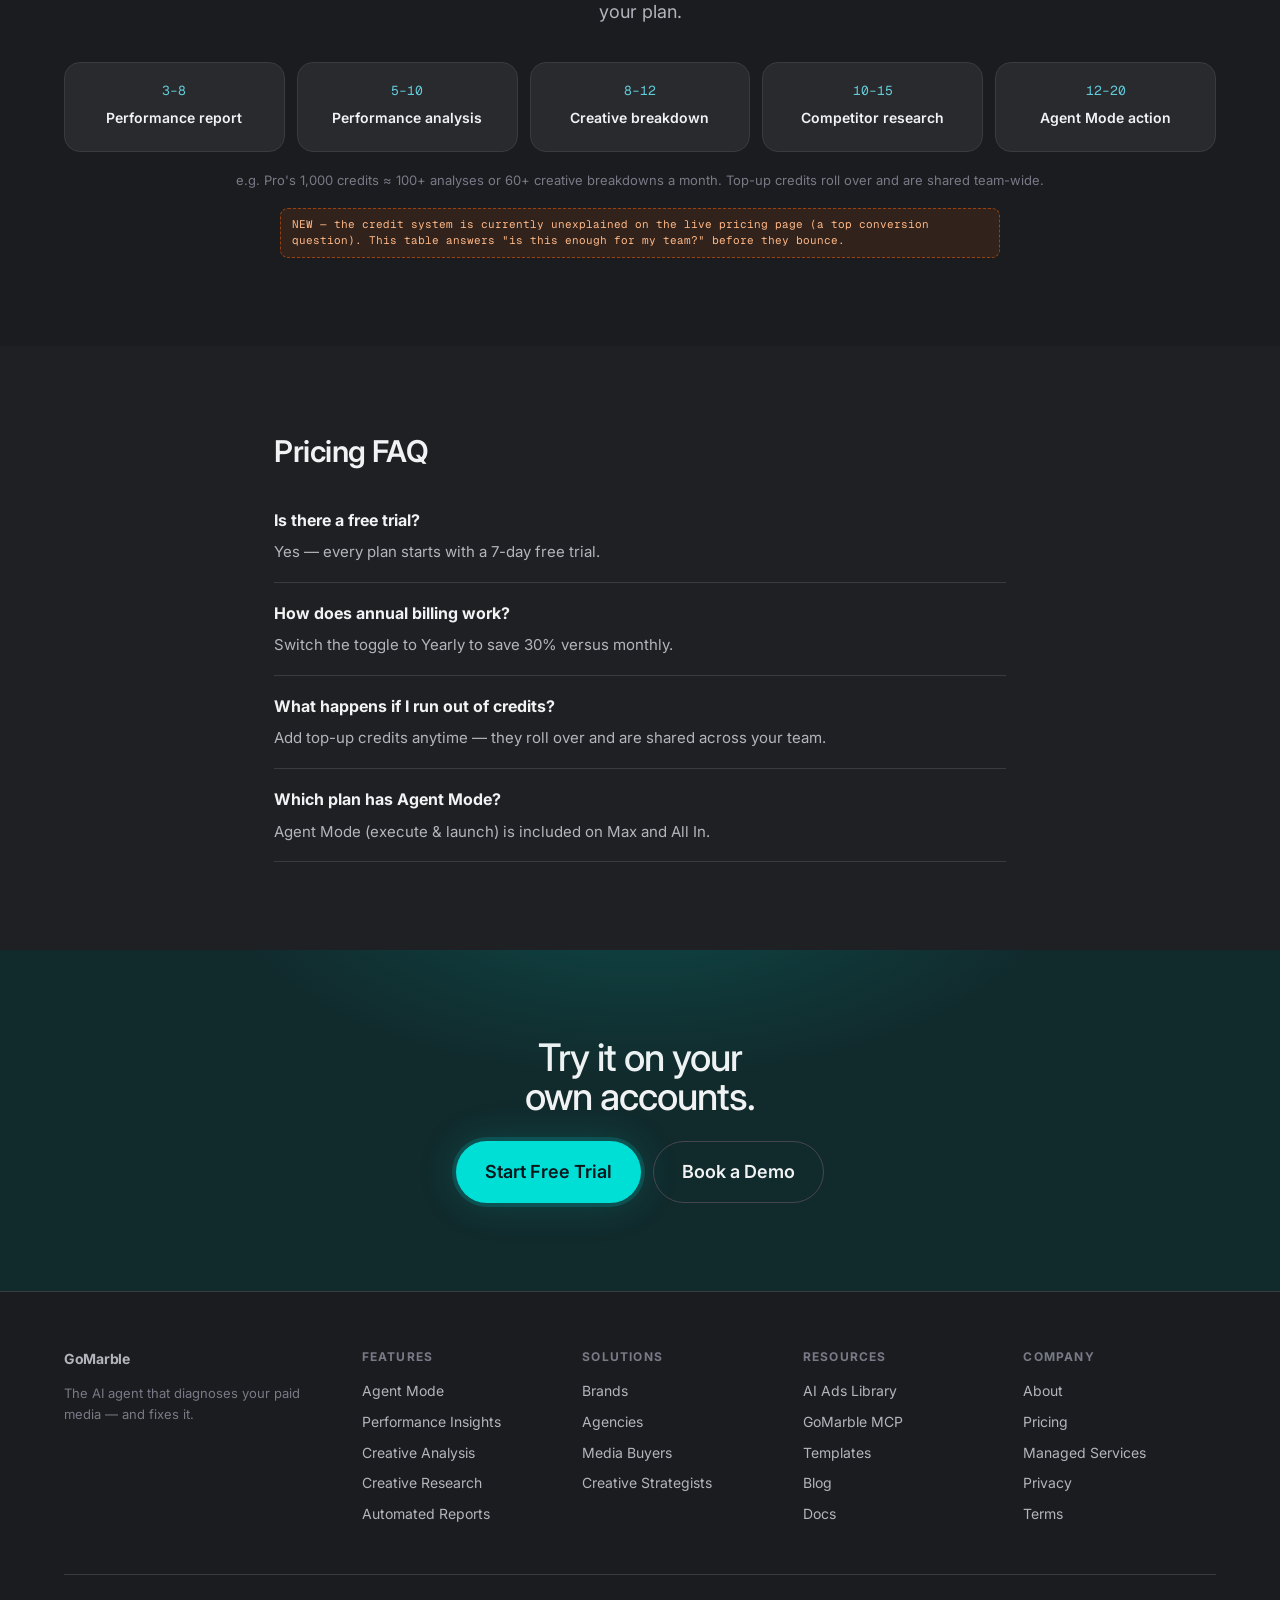
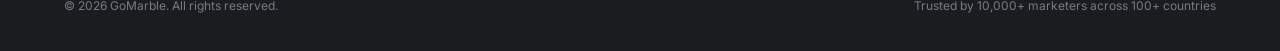
<file: homepage/pricing.html>
<!DOCTYPE html>
<html lang="en">
<head>
<meta charset="utf-8">
<meta name="viewport" content="width=device-width, initial-scale=1">
<title>GoMarble — Pricing Mockup (dark, conversion clarity)</title>
<style>
/* shared theme inlined for self-contained hosting */
/* ============================================================================
   GoMarble Marketing Mockups — Shared Dark Theme
   Reference styling for Framer changes. Dark canvas built from the CANONICAL
   design-system dark ramp (design/design-system/project/colors_and_type.css,
   :root.dark overrides). Teal is the secondary brand accent; marble cyan is the
   bright accent / glow. Inter everywhere + Instrument Serif italic accent word.
   These are MOCKUPS — the goal is to communicate copy, structure, hierarchy,
   proof and CTA logic, on-brand. Not production code.
   ============================================================================ */

@import url('https://fonts.googleapis.com/css2?family=Inter:ital,opsz,wght@0,14..32,300..800;1,14..32,400..600&family=Geist+Mono:wght@400;500&family=Instrument+Serif:ital@0;1&display=swap');

:root {
  /* ---- Brand ---- */
  --gm-marble-cyan:     #00DFD6;
  --gm-marble-cyan-200: #B9F9FF;
  --gm-teal:            #006E78;
  --gm-teal-deep:       #005F69;
  --gm-teal-800:        #57B6C2;

  /* ---- Canonical dark ramp (from colors_and_type.css :root.dark) ---- */
  --gm-dark-bg:    #1F2023;   /* page background           */
  --gm-dark-300:   #292A2E;   /* cards / surfaces          */
  --gm-dark-400:   #323339;   /* quiet fills / raised      */
  --gm-dark-500:   #3A3B41;   /* borders                   */
  --gm-dark-600:   #46474E;   /* strong borders            */

  /* A slightly deeper, teal-tinted canvas for marketing hero bands.
     Stays in-system (cyan/teal) but reads richer than flat charcoal. */
  --gm-band:       #1A1C1F;
  --gm-band-teal:  #112A2C;   /* teal-washed band for accent sections */

  /* ---- Themed roles (dark) ---- */
  --gm-bg:            var(--gm-dark-bg);
  --gm-surface:       var(--gm-dark-300);
  --gm-surface-quiet: var(--gm-dark-400);
  --gm-border:        var(--gm-dark-500);
  --gm-border-strong: var(--gm-dark-600);
  --gm-text:          #F1F2F3;
  --gm-text-muted:    #B3B5BC;
  --gm-text-faint:    #787A87;
  --gm-accent:        var(--gm-marble-cyan);
  --gm-accent-text:   #61CCD8;
  --gm-on-accent:     #06181B;   /* dark text on cyan button */

  /* ---- Type ---- */
  --gm-font-sans:  'Inter', system-ui, -apple-system, 'Segoe UI', sans-serif;
  --gm-font-serif: 'Instrument Serif', Georgia, 'Times New Roman', serif;
  --gm-font-mono:  'Geist Mono', ui-monospace, 'SF Mono', Menlo, monospace;

  --gm-text-display: 56px;
  --gm-text-h1: 40px;
  --gm-text-h2: 30px;
  --gm-text-h3: 22px;
  --gm-text-lg: 18px;
  --gm-text-base: 16px;
  --gm-text-sm: 14px;
  --gm-text-xs: 12px;

  /* ---- Shape & depth ---- */
  --gm-radius-sm: 8px;
  --gm-radius-md: 12px;
  --gm-radius-lg: 16px;
  --gm-radius-xl: 24px;
  --gm-radius-pill: 999px;

  --gm-shadow-md: 0 6px 24px rgba(0,0,0,0.45);
  --gm-shadow-lg: 0 18px 60px rgba(0,0,0,0.55);
  --gm-glow-cyan: 0 0 0 4px rgba(0,223,214,0.16), 0 0 40px rgba(0,223,214,0.18);

  --gm-maxw: 1200px;
}

* { box-sizing: border-box; }
html { scroll-behavior: smooth; }
body {
  margin: 0;
  background: var(--gm-bg);
  color: var(--gm-text);
  font-family: var(--gm-font-sans);
  font-size: var(--gm-text-base);
  line-height: 1.55;
  -webkit-font-smoothing: antialiased;
}

/* subtle teal radial glow used behind hero / accent bands */
.gm-glow-bg { position: relative; overflow: hidden; }
.gm-glow-bg::before {
  content: "";
  position: absolute; inset: -20% 10% auto 10%;
  height: 480px;
  background: radial-gradient(60% 60% at 50% 0%, rgba(0,223,214,0.16), transparent 70%);
  pointer-events: none;
}

/* ---- Layout ---- */
.gm-wrap { max-width: var(--gm-maxw); margin: 0 auto; padding: 0 24px; }
.gm-section { padding: 88px 0; }
.gm-section--tight { padding: 56px 0; }
.gm-band { background: var(--gm-band); }
.gm-band-teal { background: var(--gm-band-teal); }
.gm-center { text-align: center; }
.gm-eyebrow {
  font-size: var(--gm-text-xs); font-weight: 600; letter-spacing: 0.14em;
  text-transform: uppercase; color: var(--gm-accent-text);
  margin: 0 0 14px;
}

/* ---- Type helpers ---- */
.gm-display {
  font-family: var(--gm-font-sans); font-weight: 500;
  font-size: var(--gm-text-display); line-height: 1.04; letter-spacing: -0.025em;
  margin: 0;
}
.gm-display em, .gm-serif {
  font-family: var(--gm-font-serif); font-style: italic; font-weight: 400;
  letter-spacing: 0; color: var(--gm-marble-cyan);
}
.gm-h1 { font-size: var(--gm-text-h1); font-weight: 600; line-height: 1.12; letter-spacing: -0.02em; margin: 0; }
.gm-h2 { font-size: var(--gm-text-h2); font-weight: 600; line-height: 1.18; letter-spacing: -0.015em; margin: 0; }
.gm-h3 { font-size: var(--gm-text-h3); font-weight: 600; line-height: 1.25; margin: 0; }
.gm-lead { font-size: var(--gm-text-lg); color: var(--gm-text-muted); line-height: 1.55; margin: 0; }
.gm-muted { color: var(--gm-text-muted); }
.gm-faint { color: var(--gm-text-faint); }

/* ---- Buttons (canonical CTA ladder) ---- */
.gm-btn {
  display: inline-flex; align-items: center; gap: 8px;
  font-family: var(--gm-font-sans); font-size: var(--gm-text-base); font-weight: 600;
  padding: 13px 22px; border-radius: var(--gm-radius-pill);
  border: 1px solid transparent; cursor: pointer; text-decoration: none;
  transition: transform .15s ease, filter .15s ease, background .15s ease, border-color .15s ease;
  white-space: nowrap;
}
.gm-btn:hover { transform: translateY(-1px); }
.gm-btn--primary { background: var(--gm-marble-cyan); color: var(--gm-on-accent); box-shadow: var(--gm-glow-cyan); }
.gm-btn--primary:hover { filter: brightness(1.06); }
.gm-btn--secondary { background: transparent; color: var(--gm-text); border-color: var(--gm-border-strong); }
.gm-btn--secondary:hover { border-color: var(--gm-marble-cyan); color: var(--gm-marble-cyan); }
.gm-btn--ghost { background: transparent; color: var(--gm-text-muted); padding: 13px 8px; }
.gm-btn--ghost:hover { color: var(--gm-text); }
.gm-btn--lg { padding: 16px 28px; font-size: var(--gm-text-lg); }

/* ---- Pills / chips ---- */
.gm-pill {
  display: inline-flex; align-items: center; gap: 8px;
  font-size: var(--gm-text-xs); font-weight: 600;
  padding: 6px 13px; border-radius: var(--gm-radius-pill);
  background: var(--gm-surface-quiet); color: var(--gm-text-muted);
  border: 1px solid var(--gm-border);
}
.gm-pill .dot { width: 7px; height: 7px; border-radius: 50%; background: var(--gm-marble-cyan); box-shadow: 0 0 10px var(--gm-marble-cyan); }

/* ---- Cards ---- */
.gm-card {
  background: var(--gm-surface); border: 1px solid var(--gm-border);
  border-radius: var(--gm-radius-lg); padding: 28px;
  transition: border-color .18s ease, transform .18s ease, box-shadow .18s ease;
}
.gm-card:hover { border-color: rgba(0,223,214,0.5); transform: translateY(-3px); box-shadow: var(--gm-shadow-md); }
.gm-card__icon {
  width: 42px; height: 42px; border-radius: var(--gm-radius-md);
  display: grid; place-items: center; margin-bottom: 16px;
  background: rgba(0,223,214,0.12); color: var(--gm-marble-cyan);
  border: 1px solid rgba(0,223,214,0.25); font-size: 20px;
}

/* ---- Nav ---- */
.gm-nav {
  position: sticky; top: 0; z-index: 40;
  background: rgba(31,32,35,0.82); backdrop-filter: blur(12px);
  border-bottom: 1px solid var(--gm-border);
}
.gm-nav__inner { display: flex; align-items: center; gap: 28px; height: 64px; }
.gm-nav__logo { font-weight: 700; font-size: 19px; letter-spacing: -0.02em; color: var(--gm-text); text-decoration: none; display: flex; align-items: center; gap: 9px; }
.gm-nav__logo .orb { width: 16px; height: 16px; border-radius: 50%; background: radial-gradient(circle at 35% 30%, #7af6ef, var(--gm-marble-cyan) 55%, var(--gm-teal)); box-shadow: 0 0 14px rgba(0,223,214,0.7); }
.gm-nav__links { display: flex; gap: 22px; align-items: center; margin-left: 8px; }
.gm-nav__links a { color: var(--gm-text-muted); text-decoration: none; font-size: var(--gm-text-sm); font-weight: 500; }
.gm-nav__links a:hover { color: var(--gm-text); }
.gm-nav__spacer { flex: 1; }
.gm-nav__cta { display: flex; gap: 10px; align-items: center; }

/* ---- Logo strip ---- */
.gm-logos { display: flex; flex-wrap: wrap; gap: 18px 38px; align-items: center; justify-content: center; }
.gm-logos span { color: var(--gm-text-faint); font-weight: 600; font-size: 17px; letter-spacing: 0.01em; opacity: 0.85; }

/* ---- Stat ---- */
.gm-stat__num { font-size: 40px; font-weight: 700; letter-spacing: -0.02em; color: var(--gm-marble-cyan); line-height: 1; }
.gm-stat__lbl { font-size: var(--gm-text-sm); color: var(--gm-text-muted); margin-top: 8px; }

/* ---- Grid helpers ---- */
.gm-grid { display: grid; gap: 20px; }
.gm-grid--2 { grid-template-columns: repeat(2, 1fr); }
.gm-grid--3 { grid-template-columns: repeat(3, 1fr); }
.gm-grid--4 { grid-template-columns: repeat(4, 1fr); }

/* ---- Steps (Diagnose → Decide → Execute → Launch) ---- */
.gm-steps { display: grid; grid-template-columns: repeat(4, 1fr); gap: 16px; counter-reset: step; }
.gm-step { position: relative; padding: 24px; background: var(--gm-surface); border: 1px solid var(--gm-border); border-radius: var(--gm-radius-lg); }
.gm-step__n { font-family: var(--gm-font-mono); font-size: var(--gm-text-xs); color: var(--gm-accent-text); letter-spacing: 0.1em; }
.gm-step__t { font-weight: 600; margin: 8px 0 6px; }

/* ---- Testimonial ---- */
.gm-quote { background: var(--gm-surface); border: 1px solid var(--gm-border); border-radius: var(--gm-radius-lg); padding: 24px; }
.gm-quote p { margin: 0 0 16px; font-size: var(--gm-text-base); line-height: 1.55; }
.gm-quote__who { display: flex; align-items: center; gap: 12px; }
.gm-quote__av { width: 38px; height: 38px; border-radius: 50%; background: var(--gm-surface-quiet); border: 1px solid var(--gm-border); display: grid; place-items: center; color: var(--gm-text-muted); font-weight: 600; font-size: 14px; }
.gm-quote__name { font-weight: 600; font-size: var(--gm-text-sm); }
.gm-quote__role { font-size: var(--gm-text-xs); color: var(--gm-text-faint); }
.gm-quote__metric { color: var(--gm-marble-cyan); font-weight: 600; }

/* ---- Footer ---- */
.gm-footer { background: var(--gm-band); border-top: 1px solid var(--gm-border); padding: 56px 0 36px; }
.gm-footer__cols { display: grid; grid-template-columns: 1.4fr repeat(4, 1fr); gap: 28px; }
.gm-footer h4 { font-size: var(--gm-text-xs); text-transform: uppercase; letter-spacing: 0.1em; color: var(--gm-text-faint); margin: 0 0 14px; }
.gm-footer a { display: block; color: var(--gm-text-muted); text-decoration: none; font-size: var(--gm-text-sm); margin-bottom: 9px; }
.gm-footer a:hover { color: var(--gm-text); }
.gm-footer__bottom { display: flex; justify-content: space-between; align-items: center; margin-top: 40px; padding-top: 22px; border-top: 1px solid var(--gm-border); color: var(--gm-text-faint); font-size: var(--gm-text-xs); }

/* ---- Annotations (mockup-only notes for the Framer team) ---- */
.gm-annot {
  font-family: var(--gm-font-mono); font-size: 11px; line-height: 1.45;
  background: rgba(255,97,0,0.10); border: 1px dashed rgba(255,97,0,0.5);
  color: #ffb787; border-radius: 8px; padding: 8px 11px; margin: 10px 0;
}
.gm-annot b { color: #ff9a52; }

/* ---- Responsive ---- */
@media (max-width: 900px) {
  :root { --gm-text-display: 38px; --gm-text-h1: 30px; --gm-text-h2: 24px; }
  .gm-grid--2, .gm-grid--3, .gm-grid--4, .gm-steps, .gm-footer__cols { grid-template-columns: 1fr; }
  .gm-nav__links { display: none; }
  .gm-section { padding: 60px 0; }
}

</style>
<style>
  .ptop { padding: 64px 0 32px; text-align:center; }
  .controls { display:flex; flex-direction:column; gap:18px; align-items:center; margin:28px 0 8px; }
  .seg-ctl { display:inline-flex; background:var(--gm-surface-quiet); border:1px solid var(--gm-border); border-radius:var(--gm-radius-pill); padding:4px; gap:4px; }
  .seg-ctl button { border:0; background:transparent; color:var(--gm-text-muted); font:inherit; font-size:14px; font-weight:600; padding:8px 16px; border-radius:var(--gm-radius-pill); cursor:pointer; }
  .seg-ctl button.on { background:var(--gm-marble-cyan); color:var(--gm-on-accent); }
  .spend { display:inline-flex; flex-wrap:wrap; gap:6px; justify-content:center; }
  .spend button { border:1px solid var(--gm-border); background:var(--gm-surface); color:var(--gm-text-muted); font:inherit; font-size:13px; font-weight:600; padding:8px 14px; border-radius:var(--gm-radius-pill); cursor:pointer; }
  .spend button.on { border-color:var(--gm-marble-cyan); color:var(--gm-marble-cyan); }
  .save { font-size:12px; color:var(--gm-marble-cyan); font-weight:600; }
  .cards { display:grid; grid-template-columns:repeat(4,1fr); gap:18px; margin-top:36px; align-items:start; }
  .pcard { background:var(--gm-surface); border:1px solid var(--gm-border); border-radius:var(--gm-radius-xl); padding:26px; display:flex; flex-direction:column; }
  .pcard.pop { border-color:var(--gm-marble-cyan); box-shadow:var(--gm-glow-cyan); }
  .pcard__name { font-weight:700; font-size:18px; }
  .pcard__for { color:var(--gm-text-faint); font-size:13px; margin:4px 0 18px; min-height:32px; }
  .pcard__price { font-size:36px; font-weight:700; letter-spacing:-0.02em; }
  .pcard__price small { font-size:14px; color:var(--gm-text-faint); font-weight:500; }
  .pcard__custom { font-size:30px; font-weight:700; }
  .badge { display:inline-block; font-size:11px; font-weight:700; color:var(--gm-on-accent); background:var(--gm-marble-cyan); padding:3px 10px; border-radius:var(--gm-radius-pill); margin-bottom:10px; }
  .feat { list-style:none; padding:0; margin:18px 0 0; }
  .feat li { font-size:14px; color:var(--gm-text-muted); padding:7px 0 7px 24px; position:relative; }
  .feat li::before { content:"✓"; position:absolute; left:0; color:var(--gm-marble-cyan); font-weight:700; }
  .feat li.hero-feat { color:var(--gm-text); font-weight:600; }
  .pcard .gm-btn { margin-top:20px; justify-content:center; }
  .credits { display:grid; grid-template-columns:repeat(5,1fr); gap:12px; }
  .credits .gm-card { padding:18px; text-align:center; }
  .credits .n { font-family:var(--gm-font-mono); color:var(--gm-accent-text); font-size:13px; }
  .credits .t { font-weight:600; font-size:14px; margin:6px 0 4px; }
</style>
</head>
<body>

<!-- NAV -->
<nav class="gm-nav">
  <div class="gm-wrap gm-nav__inner">
    <a class="gm-nav__logo" href="homepage.html"><span class="orb"></span>GoMarble</a>
    <div class="gm-nav__links"><a href="#">Features ▾</a><a href="#">Solutions ▾</a><a href="#">AI Ads Library</a><a href="pricing.html">Pricing</a><a href="#">MCP</a></div>
    <div class="gm-nav__spacer"></div>
    <div class="gm-nav__cta"><a href="#" class="gm-btn gm-btn--ghost">Login</a><a href="#" class="gm-btn gm-btn--secondary">Book a Demo</a><a href="#" class="gm-btn gm-btn--primary">Start Free Trial</a></div>
  </div>
</nav>

<!-- TOP -->
<header class="ptop gm-glow-bg">
  <div class="gm-wrap" style="max-width:720px;">
    <p class="gm-eyebrow">Pricing</p>
    <h1 class="gm-display" style="font-size:46px;">Priced to your ad spend.<br><em>Execution</em> included on Max.</h1>
    <p class="gm-lead" style="margin:16px auto 0;">Pick your monthly ad spend — plans scale with you. Every plan starts with a 7-day free trial.</p>

    <div class="controls">
      <div class="spend">
        <button class="on">&lt; $50K/mo</button>
        <button>$50K–$250K</button>
        <button>$250K–$1M</button>
        <button>$1M–$3M</button>
      </div>
      <div style="display:flex;align-items:center;gap:12px;">
        <div class="seg-ctl"><button class="on">Monthly</button><button>Yearly</button></div>
        <span class="save">Save 30% yearly</span>
      </div>
    </div>
    <div class="gm-annot" style="max-width:640px;margin:14px auto 0;">KEEP the existing spend selector + monthly/annual toggle (they work). This mockup just makes them more prominent and adds the "Save 30%" cue. Prices below = the &lt;$50K tier (matches live + context-pack v3 §4).</div>
  </div>
</header>

<!-- CARDS (<$50K tier) -->
<section class="gm-section--tight">
  <div class="gm-wrap">
    <div class="cards">
      <!-- Plus -->
      <div class="pcard">
        <div class="pcard__name">Plus</div>
        <div class="pcard__for">Solo marketers &amp; small brands</div>
        <div class="pcard__price">$69<small>/mo</small></div>
        <a href="#" class="gm-btn gm-btn--secondary">Start 7-Day Free Trial</a>
        <ul class="feat">
          <li>500 AI Credits / month</li>
          <li>Up to 5 Brands</li>
          <li>1 Team Member</li>
          <li>Scheduled Reports</li>
          <li>Performance Audits</li>
          <li>Creative Analysis</li>
          <li>Competitor Research</li>
          <li>Slack Integration</li>
        </ul>
      </div>
      <!-- Pro (popular at this tier) -->
      <div class="pcard pop">
        <span class="badge">Most Popular</span>
        <div class="pcard__name">Pro</div>
        <div class="pcard__for">Agile marketing teams</div>
        <div class="pcard__price">$139<small>/mo</small></div>
        <a href="#" class="gm-btn gm-btn--primary">Start 7-Day Free Trial</a>
        <ul class="feat">
          <li>1,000 AI Credits / month</li>
          <li>Up to 10 Brands</li>
          <li>5 Team Members</li>
          <li>Scheduled Reports</li>
          <li>Performance Audits</li>
          <li>Creative Analysis</li>
          <li>Competitor Research</li>
          <li>Slack Integration</li>
        </ul>
      </div>
      <!-- Max -->
      <div class="pcard">
        <div class="pcard__name">Max</div>
        <div class="pcard__for">Scaling agencies &amp; enterprise brands</div>
        <div class="pcard__price">$299<small>/mo</small></div>
        <a href="#" class="gm-btn gm-btn--secondary">Start 7-Day Free Trial</a>
        <ul class="feat">
          <li>4,000 AI Credits / month</li>
          <li>Unlimited Brands</li>
          <li>Unlimited Team Members</li>
          <li class="hero-feat">⚡ Agent Mode — launch ads &amp; edit campaigns</li>
          <li>Everything in Pro</li>
        </ul>
      </div>
      <!-- All In -->
      <div class="pcard">
        <div class="pcard__name">All In</div>
        <div class="pcard__for">Custom — built for you</div>
        <div class="pcard__custom">Custom</div>
        <a href="#" class="gm-btn gm-btn--secondary" style="margin-top:32px;">Talk to Sales</a>
        <ul class="feat">
          <li>Everything in Max</li>
          <li>Flexible Credit Allocation</li>
          <li>Bespoke Data Source Integrations</li>
          <li>Dedicated Customer Support</li>
        </ul>
      </div>
    </div>
    <div class="gm-annot" style="margin-top:20px;">Plus shows only under &lt;$50K; All In appears under the $50K+ tiers (Plus drops off). "Most Popular" sits on Pro here and moves to Max on higher tiers — match live behavior. All prices/inclusions verified against context-pack v3 §4.</div>
  </div>
</section>

<!-- CREDIT EXPLAINER (new — conversion clarity) -->
<section class="gm-section gm-band">
  <div class="gm-wrap">
    <div class="gm-center" style="max-width:600px;margin:0 auto 36px;">
      <p class="gm-eyebrow">Credits, in plain English</p>
      <h2 class="gm-h2">What a credit gets you</h2>
      <p class="gm-lead" style="margin-top:12px;">Each task costs a few credits. Here's the rough math so you can size your plan.</p>
    </div>
    <div class="credits">
      <div class="gm-card"><div class="n">3–8</div><div class="t">Performance report</div></div>
      <div class="gm-card"><div class="n">5–10</div><div class="t">Performance analysis</div></div>
      <div class="gm-card"><div class="n">8–12</div><div class="t">Creative breakdown</div></div>
      <div class="gm-card"><div class="n">10–15</div><div class="t">Competitor research</div></div>
      <div class="gm-card"><div class="n">12–20</div><div class="t">Agent Mode action</div></div>
    </div>
    <p class="gm-center gm-faint" style="font-size:13px;margin-top:18px;">e.g. Pro's 1,000 credits ≈ 100+ analyses or 60+ creative breakdowns a month. Top-up credits roll over and are shared team-wide.</p>
    <div class="gm-annot" style="max-width:720px;margin:18px auto 0;">NEW — the credit system is currently unexplained on the live pricing page (a top conversion question). This table answers "is this enough for my team?" before they bounce.</div>
  </div>
</section>

<!-- FAQ -->
<section class="gm-section">
  <div class="gm-wrap" style="max-width:780px;">
    <h2 class="gm-h2" style="margin-bottom:20px;">Pricing FAQ</h2>
    <div style="border-bottom:1px solid var(--gm-border);padding:18px 0;"><b>Is there a free trial?</b><p class="gm-muted" style="margin:8px 0 0;font-size:15px;">Yes — every plan starts with a 7-day free trial.</p></div>
    <div style="border-bottom:1px solid var(--gm-border);padding:18px 0;"><b>How does annual billing work?</b><p class="gm-muted" style="margin:8px 0 0;font-size:15px;">Switch the toggle to Yearly to save 30% versus monthly.</p></div>
    <div style="border-bottom:1px solid var(--gm-border);padding:18px 0;"><b>What happens if I run out of credits?</b><p class="gm-muted" style="margin:8px 0 0;font-size:15px;">Add top-up credits anytime — they roll over and are shared across your team.</p></div>
    <div style="border-bottom:1px solid var(--gm-border);padding:18px 0;"><b>Which plan has Agent Mode?</b><p class="gm-muted" style="margin:8px 0 0;font-size:15px;">Agent Mode (execute &amp; launch) is included on Max and All In.</p></div>
  </div>
</section>

<!-- CLOSING -->
<section class="gm-section gm-band-teal gm-center gm-glow-bg">
  <div class="gm-wrap" style="max-width:600px;">
    <h2 class="gm-display" style="font-size:38px;">Try it on your<br>own accounts.</h2>
    <div class="hero__cta" style="display:flex;gap:12px;justify-content:center;margin-top:24px;">
      <a href="#" class="gm-btn gm-btn--primary gm-btn--lg">Start Free Trial</a>
      <a href="#" class="gm-btn gm-btn--secondary gm-btn--lg">Book a Demo</a>
    </div>
  </div>
</section>

<!-- FOOTER -->
<footer class="gm-footer">
  <div class="gm-wrap">
    <div class="gm-footer__cols">
      <div><a class="gm-nav__logo" href="homepage.html" style="margin-bottom:14px;"><span class="orb"></span>GoMarble</a><p class="gm-faint" style="font-size:13px;max-width:240px;">The AI agent that diagnoses your paid media — and fixes it.</p></div>
      <div><h4>Features</h4><a href="#">Agent Mode</a><a href="#">Performance Insights</a><a href="#">Creative Analysis</a><a href="#">Creative Research</a><a href="#">Automated Reports</a></div>
      <div><h4>Solutions</h4><a href="#">Brands</a><a href="#">Agencies</a><a href="#">Media Buyers</a><a href="#">Creative Strategists</a></div>
      <div><h4>Resources</h4><a href="#">AI Ads Library</a><a href="#">GoMarble MCP</a><a href="#">Templates</a><a href="#">Blog</a><a href="#">Docs</a></div>
      <div><h4>Company</h4><a href="#">About</a><a href="pricing.html">Pricing</a><a href="#">Managed Services</a><a href="#">Privacy</a><a href="#">Terms</a></div>
    </div>
    <div class="gm-footer__bottom"><span>© 2026 GoMarble. All rights reserved.</span><span>Trusted by 10,000+ marketers across 100+ countries</span></div>
  </div>
</footer>

</body>
</html>
</file>
